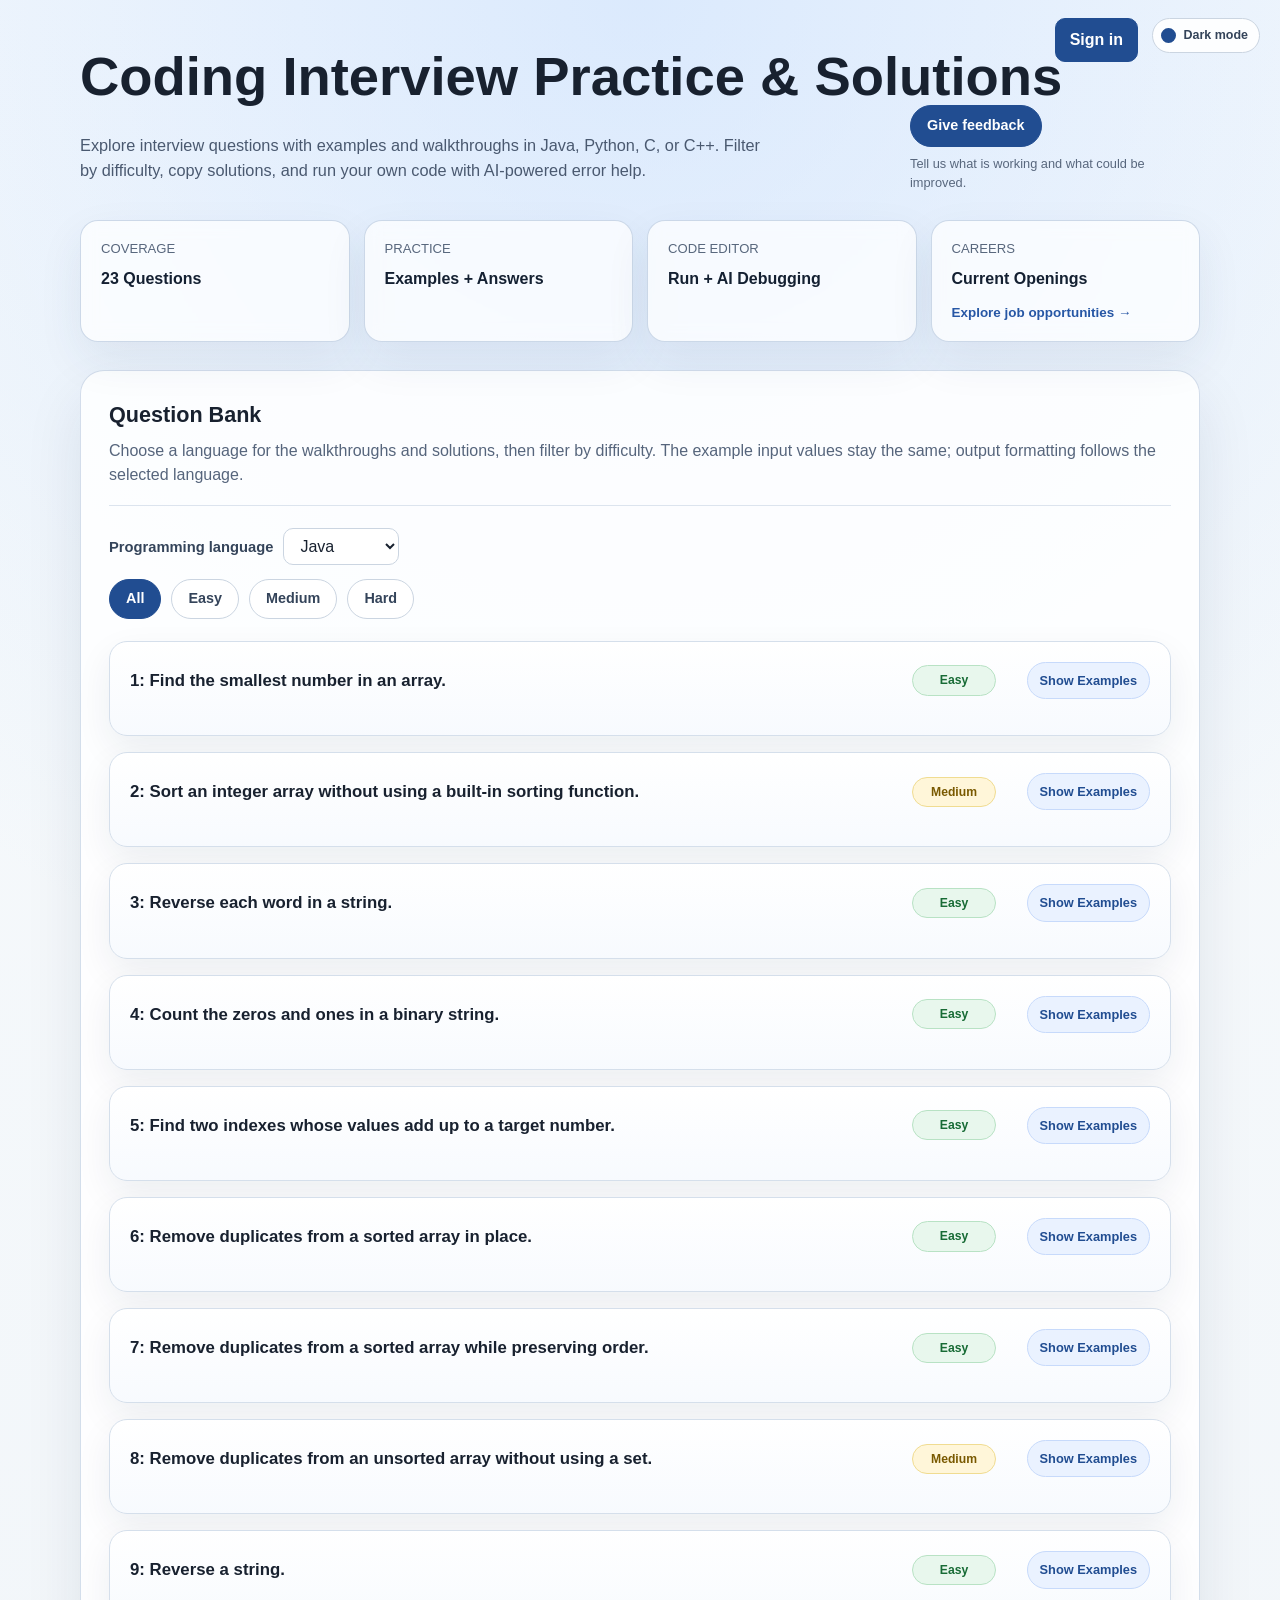
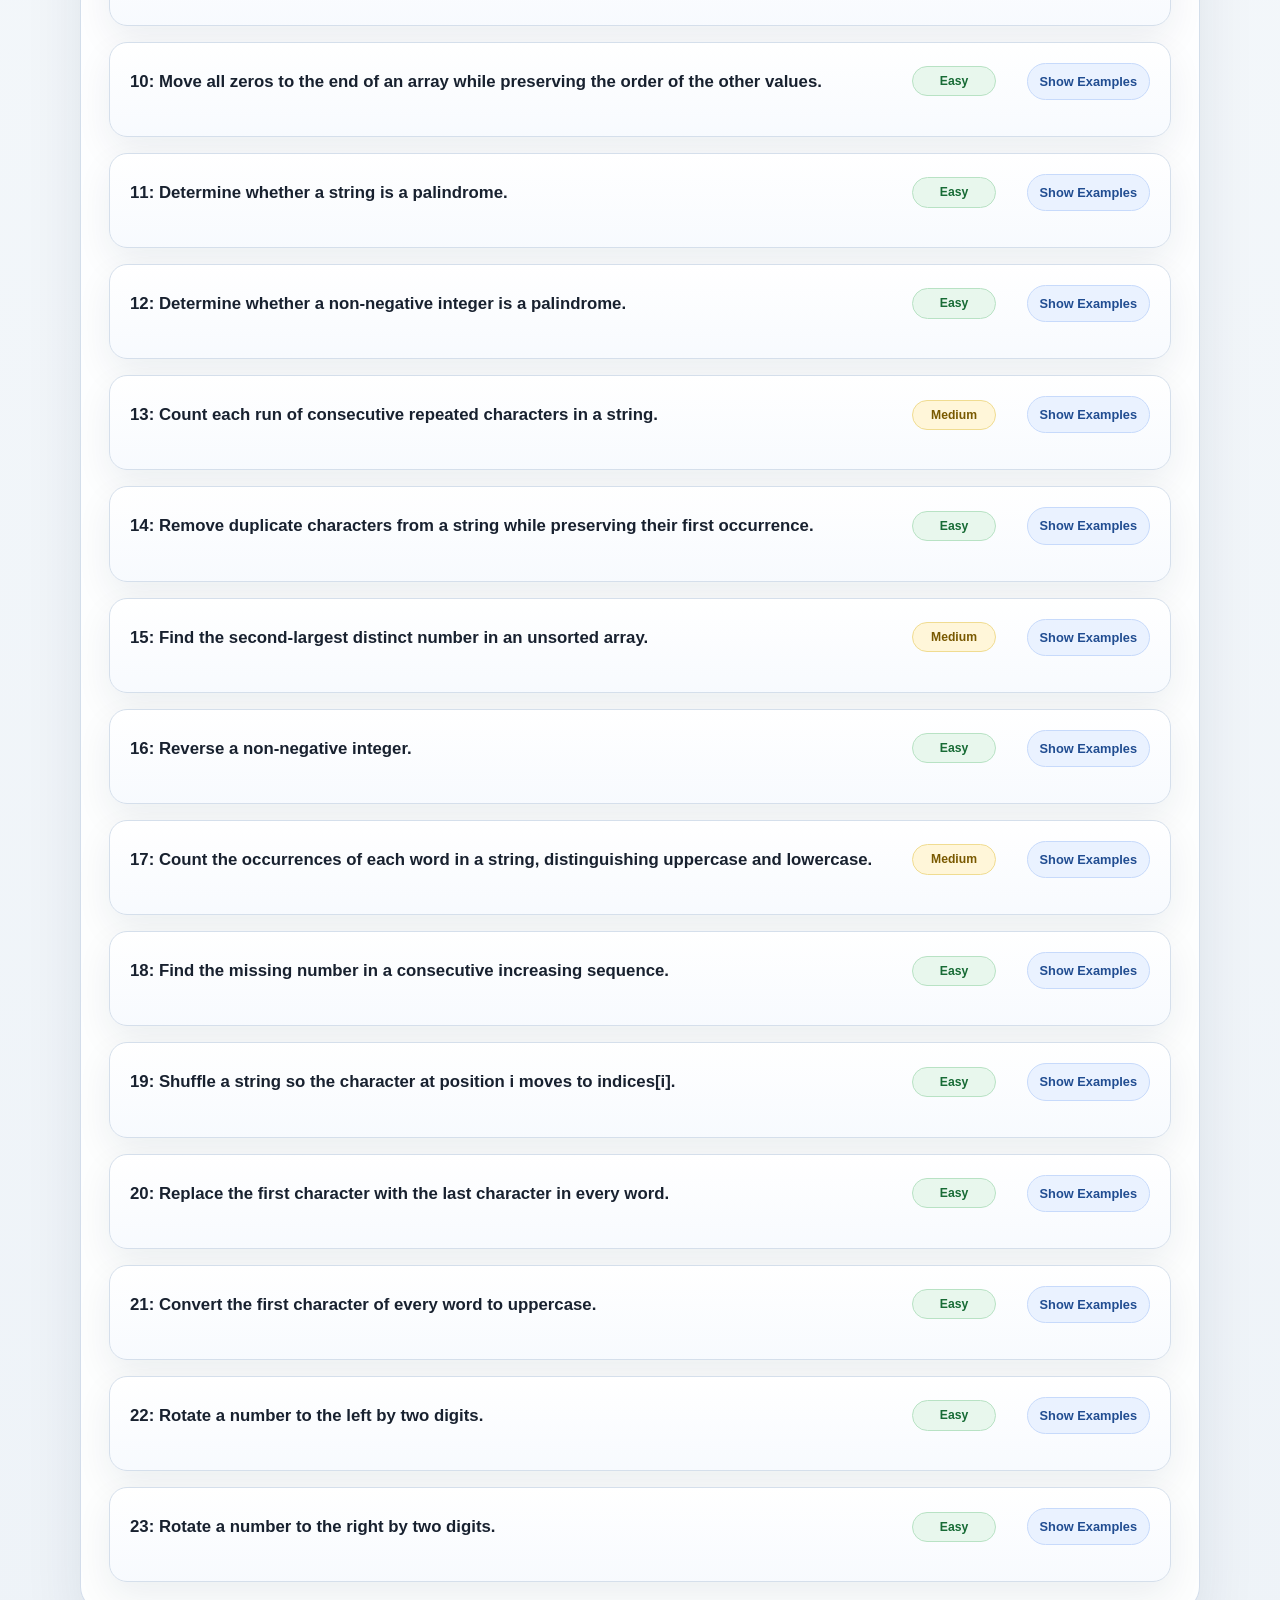
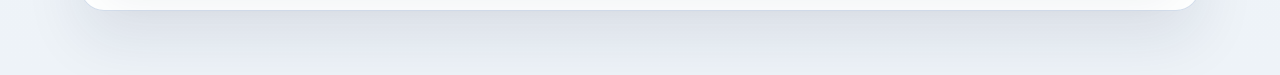
<file: index.html>
<!DOCTYPE html>
<html lang="en">

<head>
    <meta charset="UTF-8" />
    <meta name="viewport" content="width=device-width, initial-scale=1.0" />
    <title>Coding Practice</title>
    <link rel="stylesheet" href="./css/first.css" />
</head>

<body>
    <button class="theme-toggle" id="themeToggle" type="button" aria-label="Switch to dark mode" aria-pressed="false">
        <span class="theme-toggle-indicator" aria-hidden="true"></span>
        <span class="theme-toggle-label">Dark mode</span>
    </button>
    <main class="page-shell">
        <section class="hero">
            <h1>Coding Interview Practice &amp; Solutions</h1>
            <div class="hero-intro-row">
                <p class="hero-copy">
                    Explore interview questions with examples and walkthroughs in Java, Python, C, or C++. Filter by difficulty,
                    copy solutions, and run your own code with AI-powered error help.
                </p>
                <div class="feedback-action">
                    <button class="feedback-button" id="feedbackButton" type="button" aria-haspopup="dialog" aria-controls="feedbackDialog">
                        Give feedback
                    </button>
                    <p class="feedback-status" id="feedbackStatus" role="status">
                        Tell us what is working and what could be improved.
                    </p>
                </div>
            </div>
            <div class="hero-stats">
                <div class="stat-card">
                    <span class="stat-label">Coverage</span>
                    <strong class="stat-value" id="questionCount">0 Questions</strong>
                </div>
                <div class="stat-card">
                    <span class="stat-label">Practice</span>
                    <strong class="stat-value">Examples + Answers</strong>
                </div>
                <div class="stat-card">
                    <span class="stat-label">Code Editor</span>
                    <strong class="stat-value">Run + AI Debugging</strong>
                </div>
                <a class="stat-card stat-card-link" href="./current-openings.html">
                    <span class="stat-label">Careers</span>
                    <strong class="stat-value">Current Openings</strong>
                    <span class="stat-card-link-hint">Explore job opportunities &rarr;</span>
                </a>
            </div>
        </section>

        <button class="sign-in-button" id="signInButton" type="button">Sign in</button>

        <dialog class="auth-dialog" id="authDialog" aria-labelledby="authDialogTitle">
            <div class="auth-dialog-header">
                <div>
                    <p class="auth-eyebrow">Coding Practice</p>
                    <h2 id="authDialogTitle">Sign in</h2>
                </div>
                <button class="auth-close-button" id="authCloseButton" type="button" aria-label="Close sign-in dialog">&times;</button>
            </div>
            <p class="auth-description">Sign in with Google or create an account with your email.</p>
            <div class="auth-status" id="authStatus" role="status" aria-live="polite"></div>

            <section class="auth-methods" id="authMethods" aria-label="Choose a sign-in method">
                <div class="google-sign-in-slot" id="googleSignInButton"></div>
                <p class="auth-setup-note" id="googleSetupNote"></p>
                <div class="auth-divider"><span>or</span></div>
                <button class="auth-secondary-button" id="ownEmailButton" type="button">Sign up with email</button>
            </section>

            <form class="auth-form" id="authEmailForm" hidden novalidate>
                <label class="auth-field" id="authNameField">
                    <span>Full name</span>
                    <input id="authName" name="name" type="text" autocomplete="name" minlength="4" maxlength="100" required>
                    <small>Enter at least 4 characters.</small>
                </label>
                <label class="auth-field">
                    <span>Email address</span>
                    <input id="authEmail" name="email" type="email" autocomplete="email" maxlength="254" required>
                </label>
                <button class="auth-primary-button" id="authEmailSubmit" type="submit">Create account</button>
                <button class="auth-back-button" id="authEmailBack" type="button">Back</button>
            </form>

            <form class="auth-form" id="authCodeForm" hidden>
                <p class="auth-code-help" id="authCodeHelp"></p>
                <label class="auth-field">
                    <span>Verification code</span>
                    <input id="authCode" name="code" type="text" inputmode="numeric" autocomplete="one-time-code" pattern="[0-9]{6}" minlength="6" maxlength="6" required>
                </label>
                <button class="auth-primary-button" type="submit">Verify email and create account</button>
                <button class="auth-back-button" id="authCodeBack" type="button">Back</button>
            </form>

            <section class="auth-signed-in" id="authSignedIn" hidden>
                <p id="authSignedInMessage"></p>
                <button class="auth-secondary-button" id="authSignOutButton" type="button">Sign out</button>
            </section>
            <p class="auth-setup-note" id="authServiceSetupNote"></p>
            <p class="auth-privacy-note">Email signups are verified with a one-time code before the name and email are added to the linked Google Sheet.</p>
        </dialog>
        <iframe class="auth-response-frame" id="authResponseFrame" name="authResponseFrame" title="Sign-in response" aria-hidden="true"></iframe>

        <dialog class="auth-dialog feedback-dialog" id="feedbackDialog" aria-labelledby="feedbackDialogTitle">
            <div class="auth-dialog-header">
                <div>
                    <p class="auth-eyebrow">Coding Practice</p>
                    <h2 id="feedbackDialogTitle">Share your feedback</h2>
                </div>
                <button class="auth-close-button" id="feedbackCloseButton" type="button" aria-label="Close feedback form">&times;</button>
            </div>
            <p class="auth-description" id="feedbackDescription">
                Tell us what is working well and what could be improved.
            </p>
            <div class="auth-status" id="feedbackDialogStatus" role="status" aria-live="polite"></div>

            <form class="auth-form" id="feedbackForm" novalidate>
                <label class="auth-field">
                    <span>Email address</span>
                    <input id="feedbackEmail" name="email" type="email" autocomplete="email" maxlength="254" required>
                </label>
                <label class="auth-field">
                    <span>Your feedback</span>
                    <textarea id="feedbackMessage" name="feedback" rows="5" maxlength="5000" required></textarea>
                </label>
                <button class="auth-primary-button" id="feedbackSubmitButton" type="submit">Submit feedback</button>
                <button class="auth-back-button" id="feedbackCancelButton" type="button">Cancel</button>
            </form>

            <section class="auth-signed-in" id="feedbackSuccess" hidden>
                <p id="feedbackSuccessMessage"></p>
                <button class="auth-secondary-button" id="feedbackDoneButton" type="button">Close</button>
                <button class="auth-back-button" id="feedbackDifferentEmailButton" type="button" hidden>Use a different email</button>
            </section>

            <p class="auth-privacy-note">
                Your response is sent to the site's Google Forms feedback sheet. To prevent duplicate feedback, this browser remembers which email addresses have already submitted.
            </p>
        </dialog>
        <iframe class="auth-response-frame" id="feedbackResponseFrame" name="feedbackResponseFrame" title="Feedback submission" aria-hidden="true"></iframe>

        <section class="content-panel">
            <div class="section-heading">
                <h2>Question Bank</h2>
                <p>Choose a language for the walkthroughs and solutions, then filter by difficulty. The example input values stay the same; output formatting follows the selected language.</p>
            </div>

            <div class="language-selector">
                <label for="questionLanguage">Programming language</label>
                <select id="questionLanguage">
                    <option value="java">Java</option>
                    <option value="python">Python</option>
                    <option value="c">C</option>
                    <option value="cpp">C++</option>
                </select>
            </div>

            <div class="difficulty-filters" role="group" aria-label="Filter questions by difficulty">
                <button class="difficulty-filter is-active" type="button" data-filter="all" aria-pressed="true">All</button>
                <button class="difficulty-filter" type="button" data-filter="easy" aria-pressed="false">Easy</button>
                <button class="difficulty-filter" type="button" data-filter="medium" aria-pressed="false">Medium</button>
                <button class="difficulty-filter" type="button" data-filter="hard" aria-pressed="false">Hard</button>
            </div>

            <dl class="qa-source"><code>
        <dt data-difficulty="easy">Q #1: Find the smallest number in an array.</dt>
        <dt>&nbsp;&nbsp;&nbsp;Input: [9, 3, 4, 2, 7]</dt>
        <dt>&nbsp;&nbsp;&nbsp;Output: 2</dt>
        <dd>
            <pre class="code-block">A: Walkthrough: Start with the first array value as the current minimum. Scan the array, replace the minimum whenever a smaller value is found, then print the final minimum.

class SmallestNumberInAnArray {
    public static void main(String[] args) {
        int [] num = {9,3,4,2,7};
        int len = num.length;
        int tem = num[0];
        for(int i=0; i &lt; len; i++){
            if(num[i] &lt; tem){
                tem=num[i];
            }
        }
        System.out.println("Smallest number in an array - "+tem);
    }
}</pre>
        </dd>

        <dt data-difficulty="medium">Q #2: Sort an integer array without using a built-in sorting function.</dt>
        <dt>&nbsp;&nbsp;&nbsp;Input: [9, 3, 4, 2, 7]</dt>
        <dt>&nbsp;&nbsp;&nbsp;Output: 2,3,4,7,9</dt>
        <dd>
            <pre class="code-block">A: Walkthrough: For each array position, compare its value with every value to its right. Swap whenever a smaller value is found; after all passes, print the values in ascending order.

class SortInteger {
    public static void main(String[] args) {
        int[] num = {9,3,4,2,7};
        int len = num.length;
        int temp = 0;
        for (int i = 0; i &lt; len-1; i++) {
            for (int j = i + 1; j &lt; len; j++) {
                if (num[i] > num[j]) {
                    temp = num[i];
                    num[i] = num[j];
                    num[j] = temp;
                    }
                }
            }
        for (int n: num)
            System.out.print(n + " ");
        }
    }</pre>
        </dd>

        <dt data-difficulty="easy">Q #3: Reverse each word in a string.</dt>
        <dt>&nbsp;&nbsp;&nbsp;Input : My name is abc</dt>
        <dt>&nbsp;&nbsp;&nbsp;Output: yM eman si cba</dt>
        <dd>
            <pre class="code-block">A #1: Walkthrough: Split the input at spaces, reverse each word with a StringBuilder, and print the reversed words in their original order.

class ReverseString {
    public static void main(String[] args) {
        String value ="My name is abc";
        String [] split = value.split(" ");
        for(int i=0;i&lt;split.length;i++){
            StringBuilder sb = new StringBuilder(split[i]);
            sb.reverse().append(" ");
            System.out.print(sb);
        }
    }
}</pre>
        </dd>

        <dd>
            <pre class="code-block">A #2: Walkthrough: Split the input into words, turn each word into a character array, and print its characters from the last index to the first. A space is printed after each reversed word.

class ReverseString {
    public static void main(String[] args) {
        String value ="My name is abc";
        String [] split = value.split(" ");
        for(int i=0;i&lt;split.length;i++){
            char [] ch = split[i].toCharArray();
            int len = ch.length;
            for(int j=len-1;j>=0;j--){
                System.out.print(ch[j]);
            }
            System.out.print(" ");
        }
    }
}</pre>
        </dd>

        <dt data-difficulty="easy">Q #4: Count the zeros and ones in a binary string.</dt>
        <dt>&nbsp;&nbsp;&nbsp;Input: "101010"</dt>
        <dt>&nbsp;&nbsp;&nbsp;Output: zeros - 3, ones - 3</dt>
        <dd>
            <pre class="code-block">A: Walkthrough: Convert the string to characters and inspect each digit. Increment the zero or one counter as appropriate, then print both totals; this expects a string containing only 0s and 1s.

class CountNumberOfOnesZeros {
    private static int ones;
    private static int zeros;
    public static void main(String[] args) {
        String value="101010";
        char [] ch = value.toCharArray();
        for(int i=0;i&lt;ch.length;i++){
            int num = Integer.parseInt(String.valueOf(ch[i]));
            if(num == 0) {
                zeros++;
            }else{
                ones++;
            }
        }
        System.out.println("zeros "+zeros);
        System.out.println("ones "+ones);
    }
}</pre>
        </dd>

        <dt data-difficulty="easy">Q #5: Find two indexes whose values add up to a target number.</dt>
        <dt>&nbsp;&nbsp;&nbsp;Input &nbsp;#1: nums = [2,7,11,15], target = 9</dt>
        <dt>&nbsp;&nbsp;&nbsp;Output #1: [0, 1]</dt>
        <dt>&nbsp;&nbsp;&nbsp;Input &nbsp;#2: nums = [3,2,4], target = 6</dt>
        <dt>&nbsp;&nbsp;&nbsp;Output #2: [1,2]</dt>
        <dd>
            <pre class="code-block">A: Walkthrough: Try every pair of distinct indices with nested loops. Return the first pair whose values sum to the target; return [-1, -1] if no pair matches.

class ArrayOfTwoIndex{
    public static int[] indexOf(int [] nums, int target){
        int len = nums.length;
        for(int i=0;i&lt;len;i++){
            for(int j=i+1;j&lt;len;j++){
                if(nums[i]+nums[j]==target){
                return new int[]{i,j};
                }
            }
        }
    return new int[]{-1,-1};
}
    public static void main(String[] args) {
        int [] nums = {2,7,11,15};
        int target = 9;
        System.out.println(java.util.Arrays.toString(indexOf(nums, target)));
    }
}</pre>
        </dd>

        <dt data-difficulty="easy">Q #6: Remove duplicates from a sorted array in place.</dt>
        <dt>&nbsp;&nbsp;&nbsp;Input: [1, 2, 2, 2, 3, 5]</dt>
        <dt>&nbsp;&nbsp;&nbsp;Output: [1, 2, 3, 5]</dt>
        <dd>
            <pre class="code-block">A: Walkthrough: Because the array is sorted, duplicates are adjacent. Copy each new value into the next position in the same array, track the unique count, then print only the compacted prefix.

import java.util.Arrays;
class RemoveDuplicatesFromSortedArray {
    public static void main(String[] args) {
        int[] nums = {1, 2, 2, 2, 3, 5};
        int uniqueCount = 0;
        for (int num : nums) {
            if (uniqueCount == 0 || nums[uniqueCount - 1] != num) {
                nums[uniqueCount++] = num;
            }
        }
        System.out.println(Arrays.toString(Arrays.copyOf(nums, uniqueCount)));
    }
}</pre>
        </dd>

        <dt data-difficulty="easy">Q #7: Remove duplicates from a sorted array while preserving order.</dt>
        <dt>&nbsp;&nbsp;&nbsp;Input: [1, 2, 2, 2, 3, 5]</dt>
        <dt>&nbsp;&nbsp;&nbsp;Output: [1, 2, 3, 5]</dt>
        <dd>
            <pre class="code-block">A: Walkthrough: Add each value to a LinkedHashSet. The set removes duplicates while retaining the order in which each distinct value first appeared.

import java.util.LinkedHashSet;
import java.util.Set;

class RemoveDuplicatesWithCollection {
    public static void main(String[] args) {
        int[] nums = {1, 2, 2, 2, 3, 5};
        Set&lt;Integer&gt; uniqueNumbers = new LinkedHashSet&lt;&gt;();
        for (int num : nums) {
            uniqueNumbers.add(num);
        }
        System.out.println(uniqueNumbers);
    }
}</pre>
        </dd>

        <dt data-difficulty="medium">Q #8: Remove duplicates from an unsorted array without using a set.</dt>
        <dt>&nbsp;&nbsp;&nbsp;Input: [3, 1, 3, 2, 1]</dt>
        <dt>&nbsp;&nbsp;&nbsp;Output: [3, 1, 2]</dt>
        <dd>
            <pre class="code-block">A: Walkthrough: Keep distinct values in a separate array. For each input value, scan the values already collected and append it only if it has not appeared before; print the populated prefix.

import java.util.Arrays;
class RemoveDuplicatesFromUnsortedArray {
    public static void main(String[] args) {
        int[] nums = {3, 1, 3, 2, 1};
        int[] uniqueNumbers = new int[nums.length];
        int uniqueCount = 0;

        for (int num : nums) {
            boolean alreadyPresent = false;
            for (int i = 0; i &lt; uniqueCount; i++) {
                if (uniqueNumbers[i] == num) {
                    alreadyPresent = true;
                    break;
                }
            }
            if (!alreadyPresent) {
                uniqueNumbers[uniqueCount++] = num;
            }
        }
        System.out.println(Arrays.toString(Arrays.copyOf(uniqueNumbers, uniqueCount)));
    }
}</pre>
        </dd>

        <dt data-difficulty="easy">Q #9: Reverse a string.</dt>
        <dt>&nbsp;&nbsp;&nbsp;Input: "apple"</dt>
        <dt>&nbsp;&nbsp;&nbsp;Output: elppa</dt>
        <dd>
            <pre class="code-block">A: Walkthrough: Start at the last character and move backward to index zero, printing each character to produce the reversed string.

class ReverseTheString{
    public static void main(String[] args) {
        String value ="apple";
        for(int i=value.length()-1;i>=0;i--){
            System.out.print(value.charAt(i));
        }
    }
}</pre>
        </dd>

        <dt data-difficulty="easy">Q #10: Move all zeros to the end of an array while preserving the order of the other values.</dt>
        <dt>&nbsp;&nbsp;&nbsp;Input: [0, 1, 0, 3, 12]</dt>
        <dt>&nbsp;&nbsp;&nbsp;Output: [1, 3, 12, 0, 0]</dt>
        <dd>
            <pre class="code-block">A: Walkthrough: Copy every nonzero value forward while preserving its order. Once they are gathered at the beginning, fill the remaining array positions with zeros.

import java.util.Arrays;
class MoveAllZerosToEndOfArray {
    public static void main(String[] args) {
        int[] num = {0, 1, 0, 3, 12};
        int nextNonZero = 0;
        for (int value : num) {
            if (value != 0) {
                num[nextNonZero++] = value;
            }
        }
        while (nextNonZero &lt; num.length) {
            num[nextNonZero++] = 0;
        }
        System.out.println(Arrays.toString(num));
    }
}</pre>
        </dd>

        <dt data-difficulty="easy">Q #11: Determine whether a string is a palindrome.</dt>
        <dt>&nbsp;&nbsp;&nbsp;Input: "madam"</dt>
        <dt>&nbsp;&nbsp;&nbsp;Output: String is palindrome</dt>
        <dd>
            <pre class="code-block">A: Walkthrough: Compare each character with its mirrored character at the opposite end of the string. If any pair differs, mark the string as not a palindrome; otherwise it reads the same in both directions.

class StringPalindrom {
    public static void main(String[] args) {
        String value = "madam";
        int length=value.length();
        boolean isPalindrome=true;
        for(int i=0;i&lt;length;i++){
            if(value.charAt(i)!=value.charAt(length-1-i)){
            isPalindrome=false;
        }
    }
    String result = isPalindrome? value+" string is palindrome" : value+" string is not palidrome";
    System.out.println(result);
    }
}</pre>
        </dd>

        <dt data-difficulty="easy">Q #12: Determine whether a non-negative integer is a palindrome.</dt>
        <dt>&nbsp;&nbsp;&nbsp;Input: 151</dt>
        <dt>&nbsp;&nbsp;&nbsp;Output: Integer is palindrome</dt>
        <dd>
            <pre class="code-block">A: Walkthrough: Build the reversed number one digit at a time using the remainder (% 10), then remove the last digit from the input by dividing by 10. Compare the reversed value with the original; this example uses a non-negative integer.

class IntegerPalindrom {
    public static void main(String[] args) {
        int num = 151;
        int actualValue=0;
        int expctedValue=num;
        while (num>0){
            actualValue=(actualValue*10)+num%10;
            num=num/10;
        }
        String result = actualValue==expctedValue? "Its paliandrome" : "Its not a paliandrome";
        System.out.print(result);
    }
}</pre>
        </dd>

        <dt data-difficulty="medium">Q #13: Count each run of consecutive repeated characters in a string.</dt>
        <dt>&nbsp;&nbsp;&nbsp;Input: "AABBCABCGG"</dt>
        <dt>&nbsp;&nbsp;&nbsp;Output: A:2 B:2 C:1 A:1 B:1 C:1 G:2</dt>
        <dd>
            <pre class="code-block">A: Walkthrough: At each index, remember the current character and count how many identical characters appear consecutively. Print that character and run length, then continue at the next run.

class CountConsecutiveCharacters {
    public static void main(String[] args) {
        String str = "AABBCABCGG";
        int index = 0;
        while (index &lt; str.length()) {
            char current = str.charAt(index);
            int count = 0;
            while (index &lt; str.length() &amp;&amp; str.charAt(index) == current) {
                count++;
                index++;
            }
            System.out.print(current + ":" + count + " ");
        }
    }
}</pre>
        </dd>

        <dt data-difficulty="easy">Q #14: Remove duplicate characters from a string while preserving their first occurrence.</dt>
        <dt>&nbsp;&nbsp;&nbsp;Input: "apple"</dt>
        <dt>&nbsp;&nbsp;&nbsp;Output: aple</dt>
        <dd>
            <pre class="code-block">A: Walkthrough: Scan the string from left to right and append a character only if it is not already in the result. This removes later duplicates while preserving each character’s first occurrence.

class RemoveDuplicateCharacters {
    public static void main(String[] args) {
        String value = "apple";
        StringBuilder result = new StringBuilder();
        for (int i = 0; i &lt; value.length(); i++) {
            char current = value.charAt(i);
            if (result.indexOf(String.valueOf(current)) == -1) {
                result.append(current);
            }
        }
        System.out.println(result);
    }
}</pre>
        </dd>

        <dt data-difficulty="medium">Q #15: Find the second-largest distinct number in an unsorted array.</dt>
        <dt>&nbsp;&nbsp;&nbsp;Input: [3, 2, 5, 1, 6]</dt>
        <dt>&nbsp;&nbsp;&nbsp;Output: 5</dt>
        <dd>
            <pre class="code-block">A: Walkthrough: Track the largest and second-largest distinct values in one pass. When a new maximum appears, move the old maximum into second place; otherwise update second place if the value is distinct and larger.

class SecondLargestArray {
    public static void main(String[] args) {
        int[] num = {3, 2, 5, 1, 6};
        Integer largest = null;
        Integer secondLargest = null;

        for (int value : num) {
            if (largest == null || value &gt; largest) {
                secondLargest = largest;
                largest = value;
            } else if (value != largest
                    &amp;&amp; (secondLargest == null || value &gt; secondLargest)) {
                secondLargest = value;
            }
        }
        if (secondLargest == null) {
            System.out.println("No second-largest distinct value");
        } else {
            System.out.println(secondLargest);
        }
    }
}</pre>
        </dd>

        <dt data-difficulty="easy">Q #16: Reverse a non-negative integer.</dt>
        <dt>&nbsp;&nbsp;&nbsp;Input: 456</dt>
        <dt>&nbsp;&nbsp;&nbsp;Output: 654</dt>
        <dd>
            <pre class="code-block">A: Walkthrough: Repeatedly take the last digit with % 10 and append it to the reversed number, then discard that digit by dividing by 10. The example assumes a non-negative integer.

class ReverseInteger {
    public static void main(String[] args) {
        int num = 456;
        int temp=0;
        while(num>0){
            temp=(temp*10)+num%10;
            num=num/10;
        }
        System.out.println(temp);
    }
}</pre>
        </dd>

        <dt data-difficulty="medium">Q #17: Count the occurrences of each word in a string, distinguishing uppercase and lowercase.</dt>
        <dt>&nbsp;&nbsp;&nbsp;Input: "This this is is done by Saket Saket is Saket"</dt>
        <dt>&nbsp;&nbsp;&nbsp;Output: {This=1, this=1, is=3, done=1, by=1, Saket=3}</dt>
        <dd>
            <pre class="code-block">A: Walkthrough: Trim the input and split it into words on whitespace. For each word, increment its count in a LinkedHashMap, which keeps first-seen order and treats differently cased words separately.

import java.util.LinkedHashMap;

class NumberOfWordsInString {
    public static void main(String[] args) {
        String str = "This this is is done by Saket Saket is Saket";
        String[] split = str.trim().split("\\s+");
        LinkedHashMap<String, Integer> hashMap = new LinkedHashMap<>();
        for (String word : split) {
            hashMap.put(word, hashMap.getOrDefault(word, 0) + 1);
        }
        System.out.println(hashMap);
    }
}</pre>
        </dd>

        <dt data-difficulty="easy">Q #18: Find the missing number in a consecutive increasing sequence.</dt>
        <dt>&nbsp;&nbsp;&nbsp;Input : 1,2,3,4,6,7,8</dt>
        <dt>&nbsp;&nbsp;&nbsp;Output: 5</dt>
        <dd>
            <pre class="code-block">A: Walkthrough: Compare each number with the next one. When the difference is not 1, print the value immediately after the current number and stop.

class MissingSequenceNumber {
    public static void main(String[] args) {
        int [] num ={1,2,3,4,6,7,8};
        for (int i = 0; i &lt; num.length - 1; i++) {
            if (num[i + 1] - num[i] != 1) {
                System.out.println(num[i] + 1);
                break;
            }
        }
    }
}</pre>
        </dd>

        <dt data-difficulty="easy">Q #19: Shuffle a string so the character at position i moves to indices[i].</dt>
        <dt>Example :1</dt>
        <dt>&nbsp;&nbsp;&nbsp;Input : s= "codeleet", indices=[4,5,6,7,0,2,1,3]</dt>
        <dt>&nbsp;&nbsp;&nbsp;Output: leetcode</dt>

        <dt>Example :2</dt>
        <dt>&nbsp;&nbsp;&nbsp;Input : s= "abc", indices=[0,1,2]</dt>
        <dt>&nbsp;&nbsp;&nbsp;Output: abc</dt>
        <dd>
            <pre class="code-block">A: Walkthrough: Create a character array for the output. For each input position i, place that character at indices[i], then convert the filled array back into a string.

class ShufflingString {
    public static String shuffleString(String s, int[] indices) {
        char[] shuffled = new char[s.length()];
        for (int i = 0; i &lt; s.length(); i++) {
            shuffled[indices[i]] = s.charAt(i);
        }
        return new String(shuffled);
    }

    public static void main(String[] args) {
        String s = "codeleet";
        int[] indices = {4, 5, 6, 7, 0, 2, 1, 3};
        System.out.println(shuffleString(s, indices));
    }
}</pre>
        </dd>

        <dt data-difficulty="easy">Q #20: Replace the first character with the last character in every word.</dt>
        <dt>&nbsp;&nbsp;&nbsp;Input: "hello world Java"</dt>
        <dt>&nbsp;&nbsp;&nbsp;Output: "oellh dorlw aavJ"</dt>
        <dd>
            <pre class="code-block">A: Walkthrough: Split the string into words, then swap the first and last characters of each word. Words with one character remain unchanged, and spaces between words are preserved.

class ReplaceFirstAndLastCharacter {
    public static String replaceFirstAndLast(String text) {
        String[] words = text.split(" ", -1);
        StringBuilder result = new StringBuilder();

        for (int wordIndex = 0; wordIndex &lt; words.length; wordIndex++) {
            char[] characters = words[wordIndex].toCharArray();
            if (characters.length &gt; 1) {
                char first = characters[0];
                characters[0] = characters[characters.length - 1];
                characters[characters.length - 1] = first;
            }

            if (wordIndex &gt; 0) {
                result.append(' ');
            }
            result.append(characters);
        }

        return result.toString();
    }

    public static void main(String[] args) {
        String input = "hello world Java";
        System.out.println(replaceFirstAndLast(input));
    }
}</pre>
        </dd>

        <dt data-difficulty="easy">Q #21: Convert the first character of every word to uppercase.</dt>
        <dt>&nbsp;&nbsp;&nbsp;Input: "java programming is fun"</dt>
        <dt>&nbsp;&nbsp;&nbsp;Output: "Java Programming Is Fun"</dt>
        <dd>
            <pre class="code-block">A: Walkthrough: Walk through the string once. Convert a character to uppercase when it is the first character or follows a space; append every other character unchanged so the original spaces are retained.

class CapitalizeFirstCharacterOfEveryWord {
    public static String capitalizeWords(String text) {
        StringBuilder result = new StringBuilder(text.length());

        for (int i = 0; i &lt; text.length(); i++) {
            char current = text.charAt(i);
            if (i == 0 || text.charAt(i - 1) == ' ') {
                result.append(Character.toUpperCase(current));
            } else {
                result.append(current);
            }
        }

        return result.toString();
    }

    public static void main(String[] args) {
        String input = "java programming is fun";
        System.out.println(capitalizeWords(input));
    }
}</pre>
        </dd>

    <dt data-difficulty="easy">Q #22: Rotate a number to the left by two digits.</dt>
    <dt>&nbsp;&nbsp;&nbsp;Input: 123456</dt>
    <dt>&nbsp;&nbsp;&nbsp;Output: 345612</dt>
    <dd>
        <pre class="code-block">A: Walkthrough: Count the digits, then extract them from right to left into an integer array so they are stored in their original order. Print from index two to the end, followed by the first two digits. This handles nonnegative integers and rotates by two positions, or fewer when the number has fewer than two digits.

class RotateNumberLeft {
    public static void main(String[] args) {
    int number = 123456;
    int temp = number;
    int digitCount = 0;

    do {
        digitCount++;
        temp /= 10;
    } while (temp &gt; 0);

    int[] digits = new int[digitCount];
    temp = number;
    for (int i = digitCount - 1; i &gt;= 0; i--) {
        digits[i] = temp % 10;
        temp /= 10;
    }

    int rotation = 2 % digitCount;
    for (int i = rotation; i &lt; digitCount; i++) {
        System.out.print(digits[i]);
    }
    for (int i = 0; i &lt; rotation; i++) {
        System.out.print(digits[i]);
    }
    System.out.println();
    }
}</pre>
    </dd>

    <dt data-difficulty="easy">Q #23: Rotate a number to the right by two digits.</dt>
    <dt>&nbsp;&nbsp;&nbsp;Input: 123456</dt>
    <dt>&nbsp;&nbsp;&nbsp;Output: 561234</dt>
    <dd>
        <pre class="code-block">A: Walkthrough: Count the digits, then extract them from right to left into an integer array so they are stored in their original order. Print the final two digits first, followed by the remaining digits. This handles nonnegative integers and rotates by two positions, or fewer when the number has fewer than two digits.

class RotateNumberRight {
    public static void main(String[] args) {
    int number = 123456;
    int temp = number;
    int digitCount = 0;

    do {
        digitCount++;
        temp /= 10;
    } while (temp &gt; 0);

    int[] digits = new int[digitCount];
    temp = number;
    for (int i = digitCount - 1; i &gt;= 0; i--) {
        digits[i] = temp % 10;
        temp /= 10;
    }

    int rotation = 2 % digitCount;
    int splitIndex = digitCount - rotation;
    for (int i = splitIndex; i &lt; digitCount; i++) {
        System.out.print(digits[i]);
    }
    for (int i = 0; i &lt; splitIndex; i++) {
        System.out.print(digits[i]);
    }
    System.out.println();
    }
}</pre>
    </dd>

    </code>
            </dl>
        </section>
    </main>
    <script src="./solutions.js"></script>
    <script src="./auth-config.js"></script>
    <script>
    var feedbackConfig = {
        formUrl:
            "https://docs.google.com/forms/d/e/1FAIpQLSfLxqQSOz8g5cc5efIjETtr7b7lC63SkSMQTJYyWmVIh9kgYg/viewform",
        formResponseUrl:
            "https://docs.google.com/forms/d/e/1FAIpQLSfLxqQSOz8g5cc5efIjETtr7b7lC63SkSMQTJYyWmVIh9kgYg/formResponse",
        emailEntry: "entry.2001320293",
        feedbackEntry: "entry.496284840",
        storageKey: "coding-practice-feedback-submissions",
        lastEmailKey: "coding-practice-feedback-email",
        maxFeedbackLength: 5000,
        timeoutMs: 30000
    };

    var feedbackState = {
        submitting: false,
        responseTimer: 0,
        submittedEmails: {}
    };

    function validateFeedbackConfig() {
        var formUrl = new URL(feedbackConfig.formUrl);
        if (
            formUrl.protocol !== "https:" ||
            !(
                formUrl.hostname === "docs.google.com" &&
                formUrl.pathname.indexOf("/forms/") === 0
            ) &&
            formUrl.hostname !== "forms.gle"
        ) {
            throw new Error("Feedback URL must be a public Google Forms responder link.");
        }

        var responseUrl = new URL(feedbackConfig.formResponseUrl);
        if (
            responseUrl.protocol !== "https:" ||
            responseUrl.hostname !== "docs.google.com" ||
            !/^\/forms\/d\/e\/[^/]+\/formResponse$/.test(responseUrl.pathname)
        ) {
            throw new Error("Feedback response URL must be a Google Forms formResponse link.");
        }
    }

    function initializeFeedbackForm() {
        var feedbackButton = document.getElementById("feedbackButton");
        var feedbackStatus = document.getElementById("feedbackStatus");
        var dialog = document.getElementById("feedbackDialog");
        var form = document.getElementById("feedbackForm");
        var description = document.getElementById("feedbackDescription");
        var status = document.getElementById("feedbackDialogStatus");
        var emailInput = document.getElementById("feedbackEmail");
        var messageInput = document.getElementById("feedbackMessage");
        var submitButton = document.getElementById("feedbackSubmitButton");
        var responseFrame = document.getElementById("feedbackResponseFrame");
        var successSection = document.getElementById("feedbackSuccess");
        var successMessage = document.getElementById("feedbackSuccessMessage");
        var differentEmailButton = document.getElementById("feedbackDifferentEmailButton");
        var doneButton = document.getElementById("feedbackDoneButton");

        try {
            validateFeedbackConfig();
        } catch (error) {
            feedbackButton.disabled = true;
            feedbackStatus.textContent = "Feedback is temporarily unavailable.";
            console.error("Unable to configure the feedback form.", error);
            return;
        }

        function setStatus(message, state) {
            status.textContent = message;
            if (state) {
                status.dataset.state = state;
            } else {
                delete status.dataset.state;
            }
        }

        function showFormView() {
            form.hidden = false;
            successSection.hidden = true;
            description.hidden = false;
            differentEmailButton.hidden = true;
            document.getElementById("feedbackDialogTitle").textContent = "Share your feedback";
            setStatus("", "");
        }

        function showSuccessView(title, message, allowDifferentEmail) {
            form.hidden = true;
            successSection.hidden = false;
            description.hidden = true;
            differentEmailButton.hidden = !allowDifferentEmail;
            document.getElementById("feedbackDialogTitle").textContent = title;
            successMessage.textContent = message;
            setStatus("", "");
        }

        function readFeedbackHistory() {
            var history = {};
            try {
                var raw = window.localStorage.getItem(feedbackConfig.storageKey);
                if (raw) {
                    var parsed = JSON.parse(raw);
                    if (parsed && typeof parsed === "object" && !Array.isArray(parsed)) {
                        history = parsed;
                    }
                }
            } catch (error) {
                console.error("Unable to read saved feedback history.", error);
            }
            return history;
        }

        function getLastFeedbackEmail() {
            try {
                return window.localStorage.getItem(feedbackConfig.lastEmailKey) || "";
            } catch (error) {
                console.error("Unable to read the last feedback email.", error);
                return "";
            }
        }

        function hasFeedback(email) {
            return Boolean(feedbackState.submittedEmails[email]) ||
                Object.prototype.hasOwnProperty.call(readFeedbackHistory(), email);
        }

        function rememberFeedback(email) {
            feedbackState.submittedEmails[email] = true;
            var history = readFeedbackHistory();
            history[email] = { submittedAt: new Date().toISOString() };
            try {
                window.localStorage.setItem(
                    feedbackConfig.storageKey,
                    JSON.stringify(history)
                );
                window.localStorage.setItem(feedbackConfig.lastEmailKey, email);
            } catch (error) {
                console.error("Unable to save feedback history.", error);
            }
        }

        function openFeedbackDialog() {
            if (dialog.open) {
                return;
            }
            if (feedbackState.submitting) {
                dialog.showModal();
                return;
            }

            var accountEmail = authState.user && authState.user.email
                ? String(authState.user.email).trim().toLowerCase()
                : "";
            var email = accountEmail || getLastFeedbackEmail();
            if (email) {
                emailInput.value = email;
            }

            if (email && hasFeedback(email)) {
                showSuccessView(
                    "Feedback already given",
                    "You have already given feedback with " + email + ". Thank you!",
                    true
                );
            } else {
                showFormView();
            }

            dialog.showModal();
            window.setTimeout(function () {
                if (!form.hidden) {
                    if (emailInput.value) {
                        messageInput.focus();
                    } else {
                        emailInput.focus();
                    }
                } else if (dialog.open) {
                    doneButton.focus();
                }
            }, 50);
        }

        function useDifferentEmail() {
            emailInput.value = "";
            messageInput.value = "";
            showFormView();
            emailInput.focus();
        }

        function finishSubmission() {
            window.clearTimeout(feedbackState.responseTimer);
            feedbackState.responseTimer = 0;
            feedbackState.submitting = false;
            submitButton.disabled = false;
            submitButton.textContent = "Submit feedback";
        }

        function handleSubmit(event) {
            event.preventDefault();
            if (feedbackState.submitting) {
                return;
            }

            var email = emailInput.value.trim().toLowerCase();
            var message = messageInput.value.trim();
            if (!/^[^\s@]+@[^\s@]+\.[^\s@]+$/.test(email) || email.length > 254) {
                setStatus("Enter a valid email address.", "error");
                emailInput.focus();
                return;
            }
            if (!message) {
                setStatus("Please enter your feedback.", "error");
                messageInput.focus();
                return;
            }
            if (message.length > feedbackConfig.maxFeedbackLength) {
                setStatus(
                    "Feedback must be " + feedbackConfig.maxFeedbackLength +
                    " characters or fewer.",
                    "error"
                );
                messageInput.focus();
                return;
            }
            if (hasFeedback(email)) {
                setStatus(
                    "You have already given feedback with this email address.",
                    "error"
                );
                return;
            }

            feedbackState.submitting = true;
            setStatus("Sending your feedback…", "");
            submitButton.disabled = true;
            submitButton.textContent = "Sending feedback…";

            function handleResponse() {
                if (!feedbackState.submitting) {
                    return;
                }
                finishSubmission();
                rememberFeedback(email);
                showSuccessView(
                    "Feedback received",
                    "Thank you! Your feedback has been given successfully.",
                    false
                );
                feedbackStatus.textContent = "Feedback given successfully. Thank you!";
                if (dialog.open) {
                    doneButton.focus();
                }
            }

            responseFrame.addEventListener("load", handleResponse, { once: true });
            feedbackState.responseTimer = window.setTimeout(function () {
                if (!feedbackState.submitting) {
                    return;
                }
                finishSubmission();
                responseFrame.removeEventListener("load", handleResponse);
                setStatus(
                    "We could not confirm that your feedback was sent. Check your connection and try again.",
                    "error"
                );
            }, feedbackConfig.timeoutMs);

            var googleForm = document.createElement("form");
            googleForm.method = "POST";
            googleForm.action = feedbackConfig.formResponseUrl;
            googleForm.target = "feedbackResponseFrame";
            googleForm.acceptCharset = "UTF-8";
            googleForm.hidden = true;

            var fields = {};
            fields[feedbackConfig.emailEntry] = email;
            fields[feedbackConfig.feedbackEntry] = message;
            Object.keys(fields).forEach(function (name) {
                var input = document.createElement("input");
                input.type = "hidden";
                input.name = name;
                input.value = fields[name];
                googleForm.appendChild(input);
            });

            document.body.appendChild(googleForm);
            googleForm.submit();
            window.setTimeout(function () {
                googleForm.remove();
            }, 1000);
        }

        feedbackButton.addEventListener("click", openFeedbackDialog);
        document.getElementById("feedbackCloseButton").addEventListener("click", function () {
            dialog.close();
        });
        document.getElementById("feedbackCancelButton").addEventListener("click", function () {
            dialog.close();
        });
        doneButton.addEventListener("click", function () {
            dialog.close();
        });
        differentEmailButton.addEventListener("click", useDifferentEmail);
        dialog.addEventListener("click", function (event) {
            if (event.target === dialog) {
                dialog.close();
            }
        });
        form.addEventListener("submit", handleSubmit);
    }

    var authState = {
        mode: "signin",
        email: "",
        pendingRequestId: "",
        pendingTimeout: 0,
        user: null,
        googleNonce: "",
        googleLoading: false,
        googleInitialized: false
    };

    function setAuthStatus(message, state) {
        var status = document.getElementById("authStatus");
        status.textContent = message;
        if (state) {
            status.dataset.state = state;
        } else {
            delete status.dataset.state;
        }
    }

    function showAuthView(view) {
        ["authMethods", "authEmailForm", "authCodeForm", "authSignedIn"]
            .forEach(function (id) {
                document.getElementById(id).hidden = id !== view;
            });
    }

    function getAuthBackendUrl() {
        var configuredUrl = window.codingPracticeAuthConfig &&
            window.codingPracticeAuthConfig.appsScriptUrl;
        if (!configuredUrl) {
            return "";
        }

        var backendUrl = new URL(configuredUrl);
        if (
            backendUrl.protocol !== "https:" ||
            backendUrl.hostname !== "script.google.com" ||
            !/^\/macros\/s\/[^/]+\/exec$/.test(backendUrl.pathname)
        ) {
            throw new Error("The sign-in service URL is not a valid deployed Google Apps Script web app URL.");
        }
        return backendUrl.toString();
    }

    function resetAuthResponseFrame() {
        var frame = document.getElementById("authResponseFrame");
        if (!frame) {
            return;
        }
        var freshFrame = frame.cloneNode(false);
        frame.replaceWith(freshFrame);
    }

    function submitAuthRequest(action, values) {
        var backendUrl;
        try {
            backendUrl = getAuthBackendUrl();
        } catch (error) {
            setAuthStatus(error.message, "error");
            return;
        }
        if (!backendUrl) {
            setAuthStatus(
                "Sign-in is not connected yet. The secure Google Sheets service must be deployed and configured first.",
                "error"
            );
            return;
        }
        if (authState.pendingRequestId) {
            setAuthStatus("Please wait for the current sign-in request to finish.", "error");
            return;
        }

        var requestId = window.crypto && window.crypto.randomUUID
            ? window.crypto.randomUUID()
            : String(Date.now()) + "-" + String(Math.random()).slice(2);
        authState.pendingRequestId = requestId;
        setAuthStatus("Contacting the sign-in service…");
        authState.pendingTimeout = window.setTimeout(function () {
            authState.pendingRequestId = "";
            setAuthStatus(
                "The sign-in service did not respond. Check that the Apps Script web app is deployed and try again.",
                "error"
            );
        }, 30000);

        resetAuthResponseFrame();
        var form = document.createElement("form");
        form.method = "post";
        form.action = backendUrl;
        form.target = "authResponseFrame";
        form.hidden = true;
        var fields = Object.assign({}, values, {
            action: action,
            requestId: requestId
        });
        Object.keys(fields).forEach(function (name) {
            var input = document.createElement("input");
            input.type = "hidden";
            input.name = name;
            input.value = fields[name];
            form.appendChild(input);
        });
        document.body.appendChild(form);
        form.submit();
        window.setTimeout(function () {
            form.remove();
        }, 1000);
    }

    function finishSignIn(user) {
        var accountCreated = authState.mode === "signup";
        authState.pendingRequestId = "";
        authState.mode = "signin";
        authState.user = {
            name: user.name,
            email: user.email
        };
        showAuthView("authSignedIn");
        document.getElementById("authDialogTitle").textContent = "You're signed in";
        document.getElementById("authSignedInMessage").textContent =
            (accountCreated ? "Account created and signed in as " : "Signed in as ") +
            user.name + " (" + user.email + ").";
        var accountButton = document.getElementById("signInButton");
        accountButton.textContent = user.name;
        accountButton.title = "Signed in as " + user.name;
        accountButton.setAttribute("aria-label", "Signed in as " + user.name + ". Open account details.");
        setAuthStatus("", "");
    }

    function handleAuthResponse(event) {
        var trustedOrigin = event.origin === "https://script.google.com" ||
            /^https:\/\/[a-z0-9.-]+\.googleusercontent\.com$/i.test(event.origin);
        // Apps Script runs the response in a nested sandboxed frame, so the
        // event source is not always the authResponseFrame itself. The
        // per-request ID and trusted origin still bind it to this attempt.
        if (
            !event.source ||
            event.source === window ||
            !trustedOrigin ||
            !event.data ||
            event.data.kind !== "coding-practice-auth" ||
            event.data.requestId !== authState.pendingRequestId
        ) {
            return;
        }

        window.clearTimeout(authState.pendingTimeout);
        authState.pendingRequestId = "";
        var result = event.data;
        if (result.status === "signed-in") {
            finishSignIn(result.user);
        } else if (result.status === "code-sent") {
            authState.email = result.email;
            document.getElementById("authCodeHelp").textContent =
                (authState.mode === "signup"
                    ? "We sent a six-digit code to " + result.email + " to verify your new account. It expires in 10 minutes."
                    : "We sent a six-digit code to " + result.email + ". It expires in 10 minutes.");
            document.getElementById("authCode").value = "";
            showAuthView("authCodeForm");
            document.getElementById("authDialogTitle").textContent = "Verify your email";
            setAuthStatus("", "");
            document.getElementById("authCode").focus();
        } else if (result.status === "duplicate") {
            authState.mode = "signup";
            showAuthView("authEmailForm");
            document.getElementById("authDialogTitle").textContent = "Create your account";
            setAuthStatus(
                "This email address is already present. Sign in with Google or use a different email address.",
                "error"
            );
            document.getElementById("authEmail").focus();
        } else {
            setAuthStatus(
                result.message || "The sign-in request could not be completed. Please try again.",
                "error"
            );
        }
    }

    function initializeGoogleSignIn() {
        var googleClientId = window.codingPracticeAuthConfig &&
            window.codingPracticeAuthConfig.googleClientId;
        var setupNote = document.getElementById("googleSetupNote");
        var serviceSetupNote = document.getElementById("authServiceSetupNote");
        var backendUrl = "";
        try {
            backendUrl = getAuthBackendUrl();
        } catch (error) {
            serviceSetupNote.textContent = error.message;
        }
        if (!backendUrl && !serviceSetupNote.textContent) {
            serviceSetupNote.textContent =
                "Email signup needs the Apps Script web app URL configured in auth-config.js.";
        }
        if (!googleClientId) {
            setupNote.textContent =
                "Google sign-in will be available after an OAuth client ID is configured.";
            return;
        }
        if (authState.googleLoading || authState.googleInitialized) {
            return;
        }

        authState.googleLoading = true;
        var script = document.createElement("script");
        script.src = "https://accounts.google.com/gsi/client";
        script.async = true;
        script.defer = true;
        script.onload = function () {
            authState.googleLoading = false;
            if (authState.googleInitialized) {
                return;
            }
            if (!window.google || !window.google.accounts) {
                setupNote.textContent =
                    "Google sign-in could not initialize. Try email sign-in or reload the page.";
                return;
            }
            if (!window.crypto || !window.crypto.getRandomValues) {
                setupNote.textContent =
                    "Google sign-in requires a secure browser with cryptographic randomness.";
                return;
            }
            var nonceBytes = new Uint8Array(24);
            window.crypto.getRandomValues(nonceBytes);
            authState.googleNonce = Array.from(nonceBytes).map(function (byte) {
                return byte.toString(16).padStart(2, "0");
            }).join("");
            authState.googleInitialized = true;
            window.google.accounts.id.initialize({
                client_id: googleClientId,
                nonce: authState.googleNonce,
                callback: function (credentialResponse) {
                    if (credentialResponse.credential) {
                        submitAuthRequest("googleSignIn", {
                            idToken: credentialResponse.credential,
                            nonce: authState.googleNonce
                        });
                    } else {
                        setAuthStatus("Google did not return a sign-in credential.", "error");
                    }
                }
            });
            window.google.accounts.id.renderButton(
                document.getElementById("googleSignInButton"),
                {
                    theme: document.documentElement.dataset.theme === "dark" ? "filled_black" : "outline",
                    size: "large",
                    text: "continue_with",
                    shape: "rectangular",
                    width: Math.min(
                        350,
                        Math.max(180, document.querySelector(".auth-dialog").clientWidth - 52)
                    )
                }
            );
            setupNote.textContent = "";
        };
        script.onerror = function () {
            authState.googleLoading = false;
            setupNote.textContent =
                "Google sign-in could not load. Check your connection or try email sign-in.";
        };
        document.head.appendChild(script);
    }

    function initializeSignIn() {
        var dialog = document.getElementById("authDialog");
        var emailForm = document.getElementById("authEmailForm");
        var emailInput = document.getElementById("authEmail");
        var nameInput = document.getElementById("authName");
        var codeInput = document.getElementById("authCode");

        document.getElementById("signInButton").addEventListener("click", function () {
            dialog.showModal();
            initializeGoogleSignIn();
            setAuthStatus("", "");
            if (authState.user) {
                showAuthView("authSignedIn");
                document.getElementById("authDialogTitle").textContent = "You're signed in";
                document.getElementById("authSignedInMessage").textContent =
                    "Signed in as " + authState.user.name + " (" + authState.user.email + ").";
            } else {
                showAuthView("authMethods");
                document.getElementById("authDialogTitle").textContent = "Sign in";
            }
        });
        document.getElementById("authCloseButton").addEventListener("click", function () {
            dialog.close();
        });
        dialog.addEventListener("click", function (event) {
            if (event.target === dialog) {
                dialog.close();
            }
        });
        document.getElementById("ownEmailButton").addEventListener("click", function () {
            authState.mode = "signup";
            document.getElementById("authNameField").hidden = false;
            nameInput.required = true;
            nameInput.value = "";
            emailInput.value = "";
            showAuthView("authEmailForm");
            document.getElementById("authDialogTitle").textContent = "Create your account";
            setAuthStatus("", "");
            nameInput.focus();
        });
        document.getElementById("authEmailBack").addEventListener("click", function () {
            authState.mode = "signin";
            showAuthView("authMethods");
            document.getElementById("authDialogTitle").textContent = "Sign in";
            setAuthStatus("", "");
        });
        emailForm.addEventListener("submit", function (event) {
            event.preventDefault();
            var email = emailInput.value.trim().toLowerCase();
            if (!emailInput.validity.valid || !/^[^\s@]+@[^\s@]+\.[^\s@]+$/.test(email)) {
                setAuthStatus("Enter a valid email address.", "error");
                emailInput.focus();
                return;
            }
            var name = nameInput.value.trim();
            var nameLength = Array.from(name).length;
            if (nameLength < 4 || nameLength > 100) {
                setAuthStatus("Enter a full name between 4 and 100 characters.", "error");
                nameInput.focus();
                return;
            }
            var values = {
                email: email,
                mode: "signup",
                name: name
            };
            submitAuthRequest("sendCode", values);
        });
        document.getElementById("authCodeForm").addEventListener("submit", function (event) {
            event.preventDefault();
            if (!/^\d{6}$/.test(codeInput.value.trim())) {
                setAuthStatus("Enter the six-digit code sent to your email.", "error");
                codeInput.focus();
                return;
            }
            submitAuthRequest("verifyCode", {
                email: authState.email,
                mode: authState.mode,
                code: codeInput.value.trim()
            });
        });
        document.getElementById("authCodeBack").addEventListener("click", function () {
            document.getElementById("authNameField").hidden = false;
            nameInput.required = true;
            showAuthView("authEmailForm");
            document.getElementById("authDialogTitle").textContent = "Create your account";
            setAuthStatus("", "");
            nameInput.focus();
        });
        document.getElementById("authSignOutButton").addEventListener("click", function () {
            authState.user = null;
            authState.mode = "signin";
            authState.email = "";
            var accountButton = document.getElementById("signInButton");
            accountButton.textContent = "Sign in";
            accountButton.removeAttribute("title");
            accountButton.setAttribute("aria-label", "Sign in");
            document.getElementById("authNameField").hidden = true;
            nameInput.required = true;
            nameInput.value = "";
            emailInput.value = "";
            showAuthView("authMethods");
            document.getElementById("authDialogTitle").textContent = "Sign in";
            setAuthStatus("You are signed out.", "success");
        });
        window.addEventListener("message", handleAuthResponse);
    }

    function setTheme(theme) {
        var isDark = theme === "dark";
        document.documentElement.dataset.theme = isDark ? "dark" : "light";
        updateCodeEditorTheme(isDark ? "dark" : "light");

        var themeToggle = document.getElementById("themeToggle");
        themeToggle.setAttribute("aria-pressed", String(isDark));
        themeToggle.setAttribute(
            "aria-label",
            isDark ? "Switch to light mode" : "Switch to dark mode"
        );
        themeToggle.querySelector(".theme-toggle-label").textContent =
            isDark ? "Light mode" : "Dark mode";
    }

    function updateCodeEditorTheme(theme) {
        document.querySelectorAll(".online-code-editor").forEach(function (editor) {
            var editorUrl = new URL(editor.dataset.src);
            editorUrl.searchParams.set("theme", theme);
            var themedUrl = editorUrl.toString();
            editor.dataset.src = themedUrl;

            if (editor.hasAttribute("src") && editor.src !== themedUrl) {
                editor.src = themedUrl;
            }
        });
    }

    function initializeThemeToggle() {
        var themeToggle = document.getElementById("themeToggle");
        try {
            var savedTheme = localStorage.getItem("preferred-theme");
            setTheme(savedTheme === "dark" ? "dark" : "light");
        } catch (error) {
            setTheme("light");
            console.error("Unable to read the saved color theme.", error);
        }

        themeToggle.addEventListener("click", function () {
            var nextTheme =
                document.documentElement.dataset.theme === "dark" ? "light" : "dark";
            var openEditors = document.querySelectorAll(
                ".online-code-editor[src]"
            );
            if (
                openEditors.length > 0 &&
                !window.confirm(
                    "Changing the theme will reload the code editor. Any code currently in the editor may be cleared. Continue?"
                )
            ) {
                return;
            }

            setTheme(nextTheme);
            try {
                localStorage.setItem("preferred-theme", nextTheme);
            } catch (error) {
                console.error("Unable to save the selected color theme.", error);
            }
        });
    }

    function highlightCodeBlock(codeBlock) {
        var escapedText = codeBlock.textContent
            .replace(/</g, "&lt;")
            .replace(/>/g, "&gt;");

        var highlightedText = escapedText
            .replace(/\bint\b/g, '<span class="keywords-text">int</span>')
            .replace(/\bString\b/g, '<span class="keywords-text">String</span>');

        codeBlock.innerHTML = highlightedText;
    }

    function makeVariableNamesReadable(code, language) {
        var names = language === "python"
            ? {
                nums: "numbers",
                num: "number",
                len: "length",
                temp: "temporary_value",
                tem: "temporary_value",
                str: "text",
                ch: "character",
                sb: "string_builder",
                res: "result",
                arr: "array",
                cnt: "count",
                i: "index",
                j: "other_index",
                n: "number_count",
                t: "temporary_value"
            }
            : {
                nums: "numbers",
                num: "number",
                len: "length",
                temp: "temporaryValue",
                tem: "temporaryValue",
                str: "text",
                ch: "character",
                sb: "stringBuilder",
                res: "result",
                arr: "array",
                cnt: "count",
                i: "index",
                j: "otherIndex",
                n: "numberCount",
                t: "temporaryValue"
            };
        var codeTokenPattern =
            /"(?:\\.|[^"\\])*"|'(?:\\.|[^'\\])*'|`(?:\\.|[^`\\])*`|\/\/[^\r\n]*|\/\*[\s\S]*?\*\/|#[^\r\n]*|\b[A-Za-z_$][\w$]*\b/g;
        return code.replace(codeTokenPattern, function (token) {
            return Object.prototype.hasOwnProperty.call(names, token)
                ? names[token]
                : token;
        });
    }

    async function copyCodeText(code) {
        if (navigator.clipboard && window.isSecureContext) {
            try {
                await navigator.clipboard.writeText(code);
                return;
            } catch (clipboardError) {
                var fallbackError = copyCodeWithSelection(code);
                if (!fallbackError) {
                    return;
                }
                throw new Error(
                    "Clipboard access failed: " + clipboardError.message +
                    ". Fallback copy failed: " + fallbackError.message
                );
            }
        }

        var error = copyCodeWithSelection(code);
        if (error) {
            throw error;
        }
    }

    function copyCodeWithSelection(code) {
        var textarea = document.createElement("textarea");
        textarea.value = code;
        textarea.setAttribute("readonly", "");
        textarea.style.position = "fixed";
        textarea.style.opacity = "0";
        document.body.appendChild(textarea);
        textarea.select();

        try {
            if (!document.execCommand("copy")) {
                return new Error("The browser rejected the copy command.");
            }
            return null;
        } catch (error) {
            return error;
        } finally {
            textarea.remove();
        }
    }

    function createAnswerCode(codeText, language) {
        var codeContainer = document.createElement("div");
        codeContainer.className = "answer-code-container";

        var toolbar = document.createElement("div");
        toolbar.className = "answer-code-toolbar";

        var copyButton = document.createElement("button");
        copyButton.className = "copy-code-button";
        copyButton.type = "button";
        copyButton.textContent = "Copy code";
        copyButton.addEventListener("click", function () {
            copyCodeText(code.textContent).then(function () {
                copyButton.textContent = "Copied!";
                copyButton.title = "Code copied to clipboard";
            }).catch(function (error) {
                copyButton.textContent = "Copy failed";
                copyButton.title = error.message;
                console.error("Unable to copy answer code.", error);
            });
        });
        toolbar.appendChild(copyButton);

        var code = document.createElement("pre");
        code.className = "code-block";
        code.textContent = makeVariableNamesReadable(codeText, language);

        codeContainer.appendChild(toolbar);
        codeContainer.appendChild(code);
        return codeContainer;
    }

    function createQuestionItem(item) {
        var details = document.createElement("details");
        details.className = "qa-item";

        var summary = document.createElement("summary");
        summary.className = "qa-summary";
        summary.innerHTML =
            '<span class="qa-summary-text">' + item.question.replace(/^Q #/, "") + '</span>' +
            '<span class="difficulty-badge difficulty-' + item.difficulty + '">' +
                item.difficulty.charAt(0).toUpperCase() + item.difficulty.slice(1) +
            '</span>' +
            '<span class="qa-toggle-label">Show Examples</span>';
        details.appendChild(summary);
        details.dataset.difficulty = item.difficulty;

        if (item.meta.length > 0) {
            var metaList = document.createElement("div");
            metaList.className = "qa-meta";

            var examplesHeading = document.createElement("h3");
            examplesHeading.className = "qa-examples-heading";
            examplesHeading.textContent = "Examples";
            metaList.appendChild(examplesHeading);

            item.meta.forEach(function (line) {
                var metaLine = document.createElement("p");
                metaLine.className = "qa-meta-line";
                metaLine.innerHTML = line;
                metaList.appendChild(metaLine);
            });

            details.appendChild(metaList);
        }

        var answerDetails = document.createElement("details");
        answerDetails.className = "qa-answer-toggle";

        var answerSummary = document.createElement("summary");
        answerSummary.className = "qa-answer-summary";
        answerSummary.innerHTML =
            '<span class="qa-answer-label">Show Answer</span>';
        answerDetails.appendChild(answerSummary);

        var answerContent = document.createElement("div");
        answerContent.className = "qa-answer-content";
        var javaAnswers = document.createElement("div");
        javaAnswers.className = "qa-language-answer";
        javaAnswers.dataset.language = "java";
        item.answers.forEach(function (answerNode) {
            var answerParts = answerNode.textContent.trim().match(
                /^A(?:\s+#\d+)?:\s*Walkthrough:\s*([\s\S]*?)\r?\n\s*\r?\n([\s\S]*)$/
            );
            if (!answerParts) {
                throw new Error("Unable to parse Java answer walkthrough and code.");
            }

            var walkthrough = document.createElement("p");
            walkthrough.className = "answer-walkthrough";
            walkthrough.textContent = "Walkthrough: " + answerParts[1].trim();

            javaAnswers.appendChild(walkthrough);
            javaAnswers.appendChild(createAnswerCode(answerParts[2].trim(), "java"));
        });
        answerContent.appendChild(javaAnswers);

        ["python", "c", "cpp"].forEach(function (language) {
            var languageAnswer = document.createElement("div");
            languageAnswer.className = "qa-language-answer";
            languageAnswer.dataset.language = language;

            var solution = languageSolutions[language][item.questionNumber - 1];
            var walkthrough = document.createElement("p");
            walkthrough.className = "answer-walkthrough";
            walkthrough.textContent = "Walkthrough: " + solution.walkthrough;

            languageAnswer.appendChild(walkthrough);
            languageAnswer.appendChild(createAnswerCode(solution.code, language));
            answerContent.appendChild(languageAnswer);
        });

        var tryItDetails = document.createElement("details");
        tryItDetails.className = "try-it-yourself";

        var tryItSummary = document.createElement("summary");
        tryItSummary.className = "try-it-summary";
        tryItSummary.innerHTML =
            '<span class="try-it-label">Try it yourself</span>';
        tryItDetails.appendChild(tryItSummary);

        var tryItSection = document.createElement("div");
        tryItSection.className = "try-it-yourself";

        var tryItNote = document.createElement("p");
        tryItNote.textContent =
            "The editor starts blank with autocomplete disabled and syntax highlighting enabled. Choose Java, Python, C, or C++ in the editor. OneCompiler AI can help explain errors in the result panel. Running code or requesting AI help sends it to OneCompiler; don't enter secrets.";
        tryItSection.appendChild(tryItNote);

        var codeEditor = document.createElement("iframe");
        codeEditor.className = "online-code-editor";
        codeEditor.title = "OneCompiler online code editor";
        codeEditor.loading = "lazy";
        codeEditor.referrerPolicy = "no-referrer";
        codeEditor.dataset.src =
            "https://onecompiler.com/embed/java?hideTitle=true&hideNew=true&hideLanguageSelection=false&disableAutoComplete=true&listenToEvents=true&showAi=true&theme=light";
        var initialEditorUrl = new URL(codeEditor.dataset.src);
        initialEditorUrl.searchParams.set(
            "theme",
            document.documentElement.dataset.theme || "light"
        );
        codeEditor.dataset.src = initialEditorUrl.toString();
        tryItSection.appendChild(codeEditor);
        tryItDetails.appendChild(tryItSection);

        var editorLanguage = "java";
        var editorFiles = {
            java: "Main.java",
            python: "main.py",
            c: "main.c",
            cpp: "main.cpp"
        };

        function clearEditor(language) {
            codeEditor.contentWindow.postMessage(
                {
                    eventType: "populateCode",
                    language: language,
                    files: [{ name: editorFiles[language], content: "" }],
                    stdin: ""
                },
                "https://onecompiler.com"
            );
        }

        codeEditor.addEventListener("load", function () {
            if (!codeEditor.hasAttribute("src")) {
                return;
            }

            window.setTimeout(function () {
                clearEditor(editorLanguage);
            }, 250);
        });

        window.addEventListener("message", function (event) {
            if (
                event.origin !== "https://onecompiler.com" ||
                event.source !== codeEditor.contentWindow ||
                !event.data ||
                event.data.action !== "change" ||
                !Object.prototype.hasOwnProperty.call(
                    editorFiles,
                    event.data.language
                ) ||
                event.data.language === editorLanguage
            ) {
                return;
            }

            editorLanguage = event.data.language;
            clearEditor(editorLanguage);
        });

        answerDetails.appendChild(answerContent);
        details.appendChild(answerDetails);
        details.appendChild(tryItDetails);

        details.addEventListener("toggle", function () {
            details.querySelector(".qa-toggle-label").textContent =
                details.open ? "Hide Examples" : "Show Examples";
        });
        answerDetails.addEventListener("toggle", function () {
            answerSummary.querySelector(".qa-answer-label").textContent =
                answerDetails.open ? "Hide Answer" : "Show Answer";
        });
        tryItDetails.addEventListener("toggle", function () {
            tryItSummary.querySelector(".try-it-label").textContent =
                tryItDetails.open ? "Hide Try it yourself" : "Try it yourself";
            if (tryItDetails.open && !codeEditor.hasAttribute("src")) {
                codeEditor.src = codeEditor.dataset.src;
            }
        });

        return details;
    }

    function buildQuestionAccordion() {
        var source = document.querySelector(".qa-source");
        var contentRoot = source.querySelector("code") || source;
        var nodes = Array.from(contentRoot.children);
        var questionItems = [];
        var currentItem = null;

        nodes.forEach(function (node) {
            if (node.tagName === "DT") {
                var text = node.textContent.trim();
                if (text.startsWith("Q")) {
                    currentItem = {
                        question: node.innerHTML,
                        difficulty: node.dataset.difficulty,
                        questionNumber: questionItems.length + 1,
                        meta: [],
                        answers: []
                    };
                    questionItems.push(currentItem);
                } else if (currentItem) {
                    currentItem.meta.push(node.innerHTML);
                }
                return;
            }

            if (node.tagName === "DD" && currentItem) {
                currentItem.answers.push(node.cloneNode(true));
            }
        });

        var container = document.createElement("section");
        container.className = "qa-list";

        questionItems.forEach(function (item) {
            container.appendChild(createQuestionItem(item));
        });

        var filterButtons = document.querySelectorAll(".difficulty-filter");
        var languageSelector = document.getElementById("questionLanguage");
        function showSelectedLanguageAnswers() {
            container.querySelectorAll(".qa-language-answer").forEach(function (answer) {
                answer.hidden = answer.dataset.language !== languageSelector.value;
            });
        }
        languageSelector.addEventListener("change", showSelectedLanguageAnswers);
        showSelectedLanguageAnswers();

        var emptyMessage = document.createElement("p");
        emptyMessage.className = "difficulty-empty";
        emptyMessage.textContent = "No questions in this difficulty yet.";
        emptyMessage.hidden = true;

        filterButtons.forEach(function (button) {
            button.addEventListener("click", function () {
                var selectedDifficulty = button.dataset.filter;
                var visibleCount = 0;

                filterButtons.forEach(function (filterButton) {
                    var isActive = filterButton === button;
                    filterButton.classList.toggle("is-active", isActive);
                    filterButton.setAttribute("aria-pressed", String(isActive));
                });

                questionItems.forEach(function (item, index) {
                    var shouldShow = selectedDifficulty === "all" ||
                        item.difficulty === selectedDifficulty;
                    container.children[index].hidden = !shouldShow;
                    if (shouldShow) {
                        visibleCount++;
                    }
                });

                emptyMessage.hidden = visibleCount > 0;
            });
        });

        var questionCount = document.getElementById("questionCount");
        if (questionCount) {
            questionCount.textContent = questionItems.length + " Questions";
        }

        source.replaceWith(container);
        container.after(emptyMessage);
    }

    document.addEventListener("DOMContentLoaded", function () {
        initializeFeedbackForm();
        initializeSignIn();
        initializeThemeToggle();
        buildQuestionAccordion();
        var codeBlocks = document.querySelectorAll(".code-block");
        codeBlocks.forEach(highlightCodeBlock);
    });
    </script>
</html>
</file>
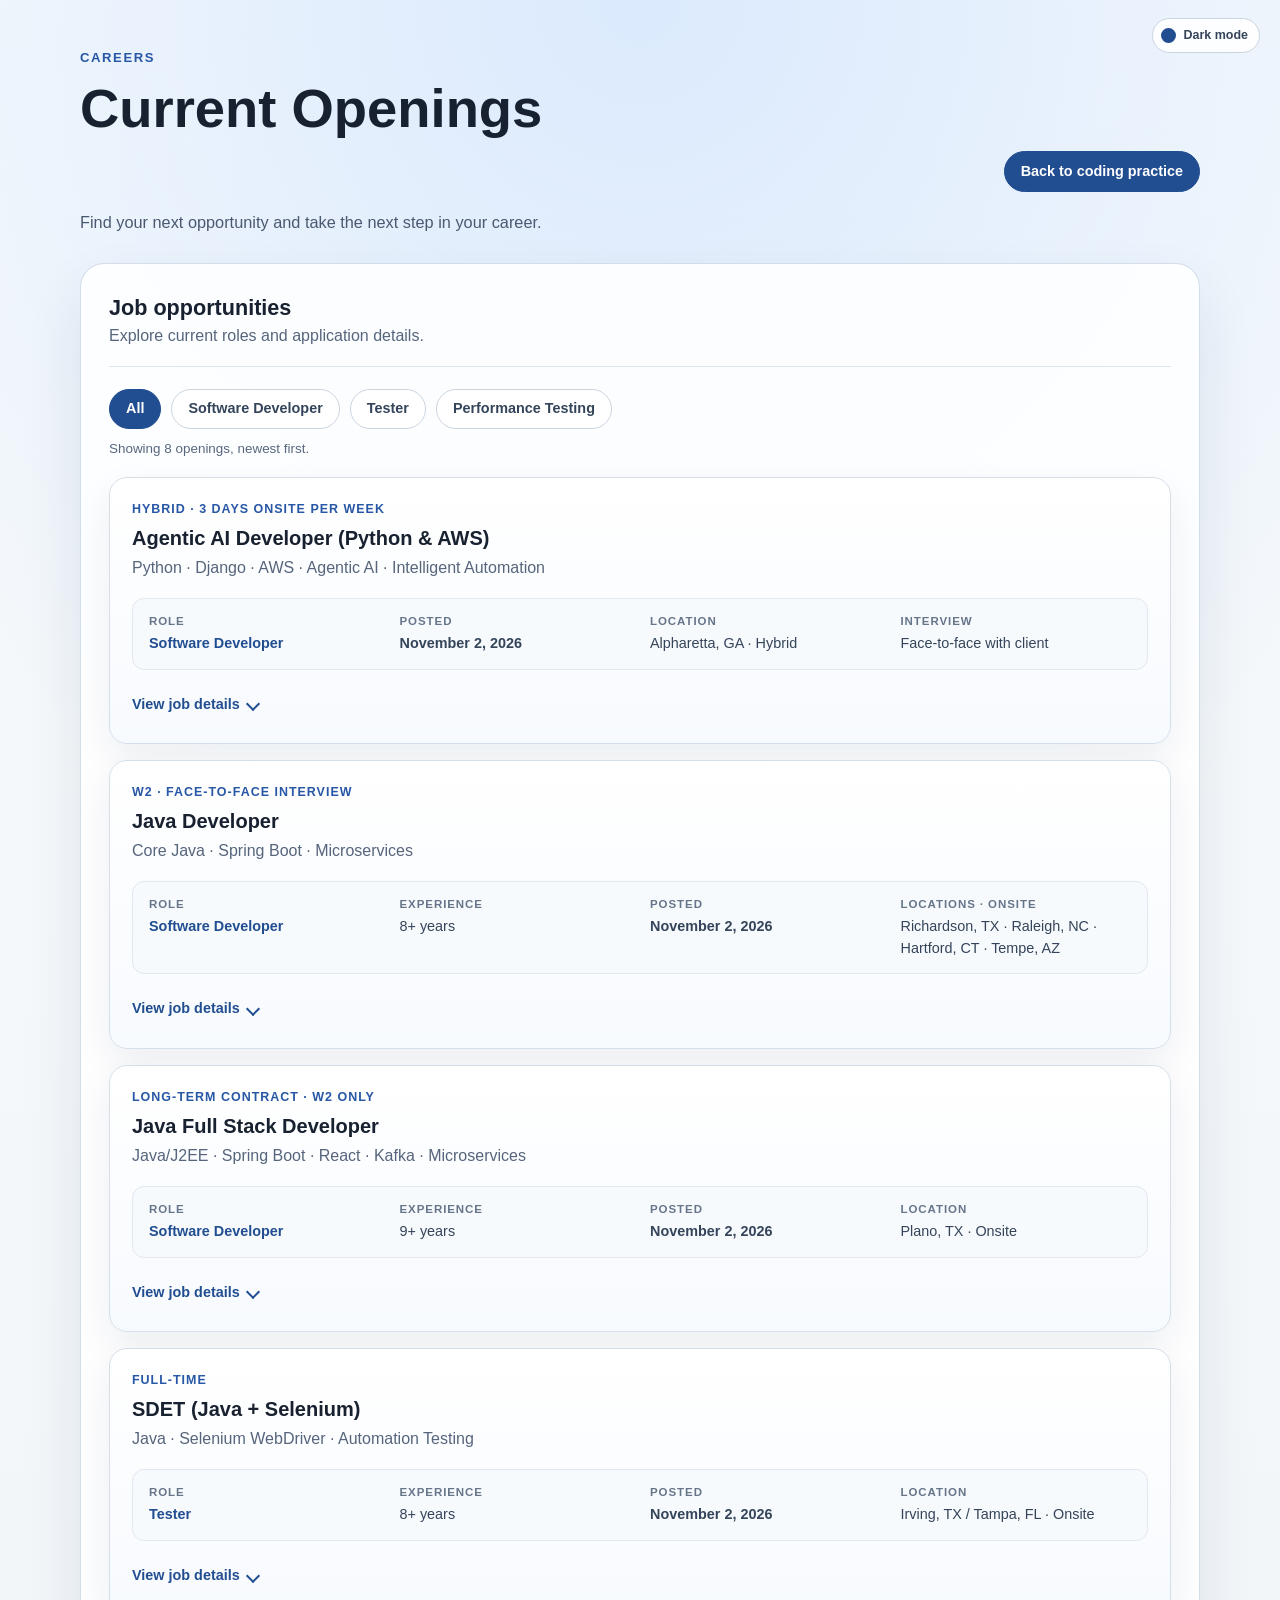
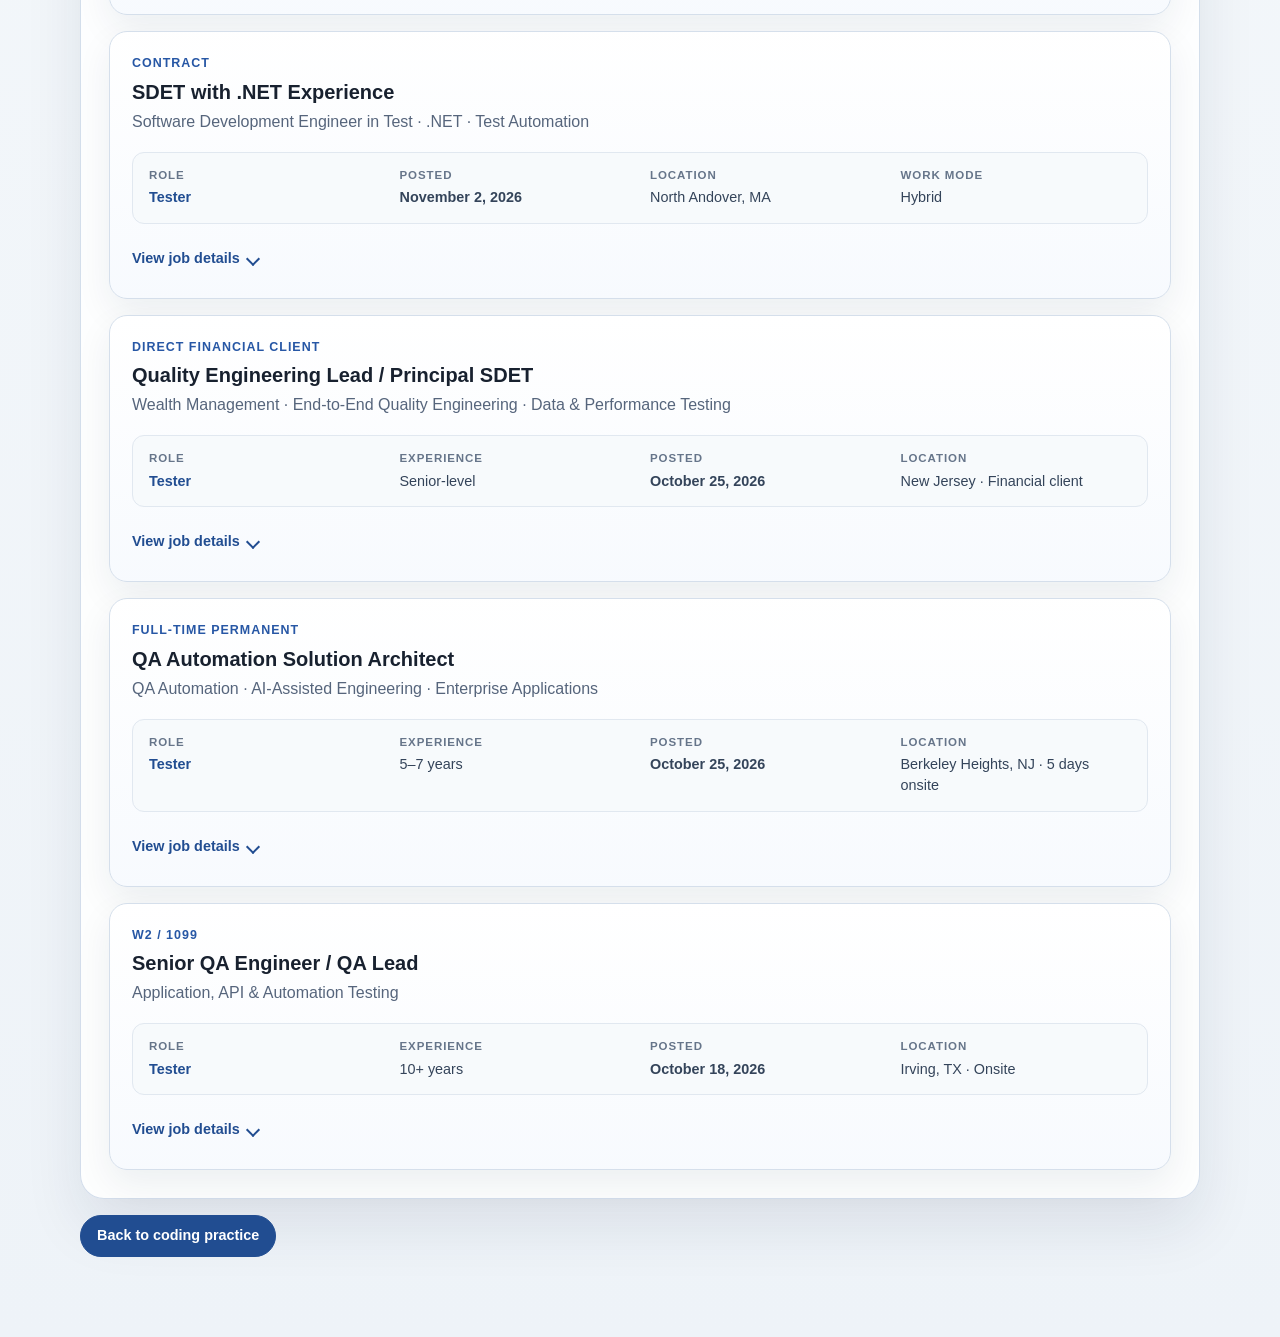
<file: current-openings.html>
<!DOCTYPE html>
<html lang="en">

<head>
    <meta charset="UTF-8" />
    <meta name="viewport" content="width=device-width, initial-scale=1.0" />
    <meta name="description" content="Explore current job openings and career opportunities." />
    <title>Current Openings | Coding Practice</title>
    <link rel="stylesheet" href="./css/first.css" />
</head>

<body>
    <button class="theme-toggle" id="themeToggle" type="button" aria-label="Switch to dark mode" aria-pressed="false">
        <span class="theme-toggle-indicator" aria-hidden="true"></span>
        <span class="theme-toggle-label">Dark mode</span>
    </button>
    <main class="page-shell">
        <header class="hero">
            <p class="eyebrow">Careers</p>
            <h1>Current Openings</h1>
            <div class="openings-hero-actions">
                <a class="feedback-button" href="./index.html">Back to coding practice</a>
            </div>
            <p class="hero-copy">Find your next opportunity and take the next step in your career.</p>
        </header>

        <section class="content-panel" aria-labelledby="openingsHeading">
            <div class="section-heading">
                <div>
                    <h2 id="openingsHeading">Job opportunities</h2>
                    <p>Explore current roles and application details.</p>
                </div>
            </div>

            <div class="job-filters" role="group" aria-label="Filter job openings by role">
                <button class="job-filter is-active" type="button" data-role-filter="all" aria-pressed="true">All</button>
                <button class="job-filter" type="button" data-role-filter="software-developer" aria-pressed="false">Software Developer</button>
                <button class="job-filter" type="button" data-role-filter="tester" aria-pressed="false">Tester</button>
                <button class="job-filter" type="button" data-role-filter="performance-testing" aria-pressed="false">Performance Testing</button>
            </div>
            <p class="job-filter-summary" id="jobFilterSummary" role="status">Showing 8 openings, newest first.</p>

            <div class="job-openings-list" id="jobOpeningsList">
                <article class="job-opening" data-role="software-developer" aria-labelledby="agenticAiDeveloperTitle">
                    <div class="job-opening-heading">
                        <div>
                            <p class="job-opening-type">Hybrid · 3 days onsite per week</p>
                            <h3 id="agenticAiDeveloperTitle">Agentic AI Developer (Python &amp; AWS)</h3>
                            <p class="job-opening-specialty">Python · Django · AWS · Agentic AI · Intelligent Automation</p>
                        </div>
                    </div>

                    <div class="job-opening-meta">
                        <p class="job-opening-role">
                            <span class="job-opening-meta-label">Role</span>
                            <span class="job-opening-role-value">Software Developer</span>
                        </p>
                        <p class="job-opening-posted">
                            <span class="job-opening-meta-label">Posted</span>
                            <time datetime="2026-11-02">November 2, 2026</time>
                        </p>
                        <p class="job-opening-location">
                            <span class="job-opening-meta-label">Location</span>
                            <span>Alpharetta, GA · Hybrid</span>
                        </p>
                        <p>
                            <span class="job-opening-meta-label">Interview</span>
                            <span>Face-to-face with client</span>
                        </p>
                    </div>

                    <details class="job-opening-details">
                        <summary class="job-opening-details-toggle">
                            <span class="job-opening-details-open">View job details</span>
                            <span class="job-opening-details-close">Hide job details</span>
                        </summary>
                        <div class="job-opening-details-body">
                            <h4>Key skills and requirements</h4>
                            <ul class="job-opening-skills">
                                <li>Strong expertise in Python, Django, and GraphQL.</li>
                                <li>Hands-on experience with AWS and cloud-native applications.</li>
                                <li>Knowledge of microservices, SOA, and event-driven architecture.</li>
                                <li>Experience with PostgreSQL, GraphQL APIs, and data integration.</li>
                                <li>Exposure to Agentic AI, LLM integrations, and intelligent automation.</li>
                                <li>Familiarity with React, Apollo GraphQL, domain-driven design (DDD), and CI/CD.</li>
                                <li>Hybrid schedule requires three onsite days per week; face-to-face client interview is mandatory.</li>
                            </ul>

                            <p class="job-opening-application">
                                Interested candidates can share their resumes with
                                <a href="mailto:priya.v@ccube.com?subject=Agentic%20AI%20Developer%20(Python%20%26%20AWS)%20Application">
                                    priya.v@ccube.com
                                </a>.
                            </p>
                        </div>
                    </details>
                </article>

                <article class="job-opening" data-role="software-developer" aria-labelledby="javaDeveloperTitle">
                    <div class="job-opening-heading">
                        <div>
                            <p class="job-opening-type">W2 · Face-to-face interview</p>
                            <h3 id="javaDeveloperTitle">Java Developer</h3>
                            <p class="job-opening-specialty">Core Java · Spring Boot · Microservices</p>
                        </div>
                    </div>

                    <div class="job-opening-meta">
                        <p class="job-opening-role">
                            <span class="job-opening-meta-label">Role</span>
                            <span class="job-opening-role-value">Software Developer</span>
                        </p>
                        <p class="job-opening-experience">
                            <span class="job-opening-meta-label">Experience</span>
                            <span>8+ years</span>
                        </p>
                        <p class="job-opening-posted">
                            <span class="job-opening-meta-label">Posted</span>
                            <time datetime="2026-11-02">November 2, 2026</time>
                        </p>
                        <p class="job-opening-location">
                            <span class="job-opening-meta-label">Locations · onsite</span>
                            <span>Richardson, TX · Raleigh, NC · Hartford, CT · Tempe, AZ</span>
                        </p>
                    </div>

                    <details class="job-opening-details">
                        <summary class="job-opening-details-toggle">
                            <span class="job-opening-details-open">View job details</span>
                            <span class="job-opening-details-close">Hide job details</span>
                        </summary>
                        <div class="job-opening-details-body">
                            <h4>Required skills</h4>
                            <ul class="job-opening-skills">
                                <li>Strong knowledge of Core Java and object-oriented programming concepts.</li>
                                <li>Experience with Spring Boot and REST APIs.</li>
                                <li>Knowledge of microservices architecture.</li>
                                <li>Experience with SQL and relational databases.</li>
                                <li>Familiarity with Git, Maven, and unit testing.</li>
                                <li>Strong problem-solving and debugging skills.</li>
                                <li>Ability to work onsite at one of the specified locations.</li>
                            </ul>

                            <section class="job-opening-additional">
                                <h4>Employment and eligibility</h4>
                                <p>W2 requirement. The posting lists H-4 EAD, L-2 EAD, and U.S. citizens as eligible visa categories.</p>
                            </section>

                            <p class="job-opening-application">
                                Interested candidates, please share your resume with
                                <a href="mailto:Jaimin@gracehire.com?subject=Java%20Developer%20Application">
                                    Jaimin@gracehire.com
                                </a>.
                            </p>
                        </div>
                    </details>
                </article>

                <article class="job-opening" data-role="software-developer" aria-labelledby="javaFullStackTitle">
                    <div class="job-opening-heading">
                        <div>
                            <p class="job-opening-type">Long-term contract · W2 only</p>
                            <h3 id="javaFullStackTitle">Java Full Stack Developer</h3>
                            <p class="job-opening-specialty">Java/J2EE · Spring Boot · React · Kafka · Microservices</p>
                        </div>
                    </div>

                    <div class="job-opening-meta">
                        <p class="job-opening-role">
                            <span class="job-opening-meta-label">Role</span>
                            <span class="job-opening-role-value">Software Developer</span>
                        </p>
                        <p class="job-opening-experience">
                            <span class="job-opening-meta-label">Experience</span>
                            <span>9+ years</span>
                        </p>
                        <p class="job-opening-posted">
                            <span class="job-opening-meta-label">Posted</span>
                            <time datetime="2026-11-02">November 2, 2026</time>
                        </p>
                        <p class="job-opening-location">
                            <span class="job-opening-meta-label">Location</span>
                            <span>Plano, TX · Onsite</span>
                        </p>
                    </div>

                    <details class="job-opening-details">
                        <summary class="job-opening-details-toggle">
                            <span class="job-opening-details-open">View job details</span>
                            <span class="job-opening-details-close">Hide job details</span>
                        </summary>
                        <div class="job-opening-details-body">
                            <p class="job-opening-description">
                                Weekend hiring drive for an onsite, long-term Java full stack developer contract. Interviews are two rounds of video interviews via Teams.
                            </p>

                            <h4>Required skills</h4>
                            <ul class="job-opening-skills">
                                <li>Java/J2EE, Spring, and Spring Boot.</li>
                                <li>React and Node.js.</li>
                                <li>OpenShift and Gloo.</li>
                                <li>JUnit, Postman, and Maven.</li>
                                <li>Kafka, OpenL, APIs, and microservices.</li>
                                <li>Databases and QTest.</li>
                            </ul>

                            <section class="job-opening-additional">
                                <h4>Eligibility</h4>
                                <p>The posting requires one of these visa types: U.S. citizen, Green Card, Green Card EAD, E-3, or TN.</p>
                            </section>

                            <p class="job-opening-application">
                                Interested candidates, please share your updated resume with
                                <a href="mailto:sunil.kumar@e-solutionsinc.com?subject=Java%20Full%20Stack%20Developer%20Application">
                                    sunil.kumar@e-solutionsinc.com
                                </a>.
                            </p>
                        </div>
                    </details>
                </article>

                <article class="job-opening" data-role="tester" aria-labelledby="javaSdetTitle">
                    <div class="job-opening-heading">
                        <div>
                            <p class="job-opening-type">Full-time</p>
                            <h3 id="javaSdetTitle">SDET (Java + Selenium)</h3>
                            <p class="job-opening-specialty">Java · Selenium WebDriver · Automation Testing</p>
                        </div>
                    </div>

                    <div class="job-opening-meta">
                        <p class="job-opening-role">
                            <span class="job-opening-meta-label">Role</span>
                            <span class="job-opening-role-value">Tester</span>
                        </p>
                        <p class="job-opening-experience">
                            <span class="job-opening-meta-label">Experience</span>
                            <span>8+ years</span>
                        </p>
                        <p class="job-opening-posted">
                            <span class="job-opening-meta-label">Posted</span>
                            <time datetime="2026-11-02">November 2, 2026</time>
                        </p>
                        <p class="job-opening-location">
                            <span class="job-opening-meta-label">Location</span>
                            <span>Irving, TX / Tampa, FL · Onsite</span>
                        </p>
                    </div>

                    <details class="job-opening-details">
                        <summary class="job-opening-details-toggle">
                            <span class="job-opening-details-open">View job details</span>
                            <span class="job-opening-details-close">Hide job details</span>
                        </summary>
                        <div class="job-opening-details-body">
                            <h4>Key skills</h4>
                            <ul class="job-opening-skills">
                                <li>Java and Selenium WebDriver.</li>
                                <li>Automation testing and framework development.</li>
                                <li>TestNG and JUnit.</li>
                                <li>API testing and functional testing.</li>
                                <li>Maven and Git.</li>
                            </ul>

                            <p class="job-opening-application">
                                Interested candidates, please share your updated resume with
                                <a href="mailto:Prasanth@besthtech.com?subject=SDET%20(Java%20%2B%20Selenium)%20Application">
                                    Prasanth@besthtech.com
                                </a>.
                            </p>
                        </div>
                    </details>
                </article>

                <article class="job-opening" data-role="tester" aria-labelledby="sdetDotnetTitle">
                    <div class="job-opening-heading">
                        <div>
                            <p class="job-opening-type">Contract</p>
                            <h3 id="sdetDotnetTitle">SDET with .NET Experience</h3>
                            <p class="job-opening-specialty">Software Development Engineer in Test · .NET · Test Automation</p>
                        </div>
                    </div>

                    <div class="job-opening-meta">
                        <p class="job-opening-role">
                            <span class="job-opening-meta-label">Role</span>
                            <span class="job-opening-role-value">Tester</span>
                        </p>
                        <p class="job-opening-posted">
                            <span class="job-opening-meta-label">Posted</span>
                            <time datetime="2026-11-02">November 2, 2026</time>
                        </p>
                        <p class="job-opening-location">
                            <span class="job-opening-meta-label">Location</span>
                            <span>North Andover, MA</span>
                        </p>
                        <p>
                            <span class="job-opening-meta-label">Work mode</span>
                            <span>Hybrid</span>
                        </p>
                    </div>

                    <details class="job-opening-details">
                        <summary class="job-opening-details-toggle">
                            <span class="job-opening-details-open">View job details</span>
                            <span class="job-opening-details-close">Hide job details</span>
                        </summary>
                        <div class="job-opening-details-body">
                            <p class="job-opening-description">
                                We are looking for an experienced Software Development Engineer in Test (SDET) with a strong background in .NET.
                            </p>

                            <h4>Key requirements</h4>
                            <ul class="job-opening-skills">
                                <li>Strong experience in Software Development Engineer in Test (SDET) roles.</li>
                                <li>Hands-on experience with .NET.</li>
                                <li>Strong software testing and automation skills.</li>
                                <li>Local candidates preferred.</li>
                                <li>Must be comfortable working in a hybrid environment.</li>
                            </ul>

                            <p class="job-opening-application">
                                Interested candidates, please share your updated resume at
                                <a href="mailto:francisxavier.j@reveilletechnologies.com?subject=SDET%20with%20.NET%20Experience%20Application">
                                    francisxavier.j@reveilletechnologies.com
                                </a>.
                            </p>
                        </div>
                    </details>
                </article>

                <article class="job-opening" data-role="tester" aria-labelledby="qeLeadTitle">
                    <div class="job-opening-heading">
                        <div>
                            <p class="job-opening-type">Direct financial client</p>
                            <h3 id="qeLeadTitle">Quality Engineering Lead / Principal SDET</h3>
                            <p class="job-opening-specialty">Wealth Management · End-to-End Quality Engineering · Data &amp; Performance Testing</p>
                        </div>
                    </div>

                    <div class="job-opening-meta">
                        <p class="job-opening-role">
                            <span class="job-opening-meta-label">Role</span>
                            <span class="job-opening-role-value">Tester</span>
                        </p>
                        <p class="job-opening-experience">
                            <span class="job-opening-meta-label">Experience</span>
                            <span>Senior-level</span>
                        </p>
                        <p class="job-opening-posted">
                            <span class="job-opening-meta-label">Posted</span>
                            <time datetime="2026-10-25">October 25, 2026</time>
                        </p>
                        <p class="job-opening-location">
                            <span class="job-opening-meta-label">Location</span>
                            <span>New Jersey · Financial client</span>
                        </p>
                    </div>

                    <details class="job-opening-details">
                        <summary class="job-opening-details-toggle">
                            <span class="job-opening-details-open">View job details</span>
                            <span class="job-opening-details-close">Hide job details</span>
                        </summary>
                        <div class="job-opening-details-body">
                            <p class="job-opening-description">
                                Hands-on Quality Engineering Lead to drive end-to-end test strategy and execution across front-end, API, and data layers within a Wealth Management technology platform. The ideal candidate is a self-directed individual contributor who combines deep technical testing expertise with strong communication skills and the ability to navigate complex, fast-moving delivery environments.
                            </p>

                            <h4>Required technical skills</h4>
                            <ul class="job-opening-skills">
                                <li>Hands-on experience in a programming language such as Java to build test automation; Python knowledge preferred.</li>
                                <li>Experience with automation testing frameworks such as Selenium and Cypress.</li>
                                <li>Experience with cloud performance testing tools such as LoadRunner.</li>
                                <li>Hands-on experience designing and masking test data based on user scenarios and rules, and building scripts to test data pipelines for data lake / data warehouse ecosystems.</li>
                                <li>Data validation using SQL and a strong understanding of relational database concepts and models.</li>
                                <li>Experience building test automation frameworks and tools, with strong SQL and data management concepts including data profiling, data mapping, and data integration.</li>
                                <li>Strong debugging and analytical skills for dissecting transformation rules, data inconsistencies, and incomplete data.</li>
                                <li>Demonstrated ability to work with AWS services such as Data Glue, Databricks, Athena, and the Collibra Data Quality Platform.</li>
                                <li>Hands-on experience with AWS web services including S3, CloudWatch, RDS, Lambda, and IAM.</li>
                                <li>Experience in a DevOps environment with GitLab and CI/CD systems to enable test data pipelines.</li>
                                <li>Solid knowledge of Spark and experience leveraging Spark.</li>
                                <li>Experience with REST APIs and Postman preferred.</li>
                                <li>Understanding of the methodologies and practices required to be a strong Quality Assurance Engineer.</li>
                            </ul>

                            <p class="job-opening-education"><strong>Education:</strong> Computer Science major preferred</p>

                            <section class="job-opening-additional">
                                <h4>Additional information</h4>
                                <p>This is a direct financial client opportunity within a Wealth Management technology platform.</p>
                            </section>

                            <p class="job-opening-application">
                                Share your updated resume with
                                <a href="mailto:parneja@thunderhawkpartners.com?subject=Quality%20Engineering%20Lead%20%2F%20Principal%20SDET%20Application">
                                    parneja@thunderhawkpartners.com
                                </a>
                                or call <a href="tel:+14047931490">404.793.1490</a>.
                                You can also contact Brian Zuhusky, Senior Technical Recruiter, Custom Group of Companies - IT Division, at
                                <a href="mailto:bzuhusky@customgroupofcompanies.com?subject=Quality%20Engineering%20Lead%20%2F%20Principal%20SDET%20Application">
                                    bzuhusky@customgroupofcompanies.com
                                </a>
                                or <a href="tel:+12017387654">201-738-7654</a>.
                            </p>
                        </div>
                    </details>
                </article>

                <article class="job-opening" data-role="tester" aria-labelledby="qaArchitectTitle">
                    <div class="job-opening-heading">
                        <div>
                            <p class="job-opening-type">Full-time permanent</p>
                            <h3 id="qaArchitectTitle">QA Automation Solution Architect</h3>
                            <p class="job-opening-specialty">QA Automation · AI-Assisted Engineering · Enterprise Applications</p>
                        </div>
                    </div>

                    <div class="job-opening-meta">
                        <p class="job-opening-role">
                            <span class="job-opening-meta-label">Role</span>
                            <span class="job-opening-role-value">Tester</span>
                        </p>
                        <p class="job-opening-experience">
                            <span class="job-opening-meta-label">Experience</span>
                            <span>5–7 years</span>
                        </p>
                        <p class="job-opening-posted">
                            <span class="job-opening-meta-label">Posted</span>
                            <time datetime="2026-10-25">October 25, 2026</time>
                        </p>
                        <p class="job-opening-location">
                            <span class="job-opening-meta-label">Location</span>
                            <span>Berkeley Heights, NJ · 5 days onsite</span>
                        </p>
                    </div>

                    <details class="job-opening-details">
                        <summary class="job-opening-details-toggle">
                            <span class="job-opening-details-open">View job details</span>
                            <span class="job-opening-details-close">Hide job details</span>
                        </summary>
                        <div class="job-opening-details-body">
                            <h4>Required technical skills</h4>
                            <ul class="job-opening-skills">
                                <li>Playwright with TypeScript and BDD automation using Cucumber.</li>
                                <li>.NET Core / .NET Framework applications and API automation using Rest Assured or RestSharp.</li>
                                <li>Mobile testing with Appium on Sauce Labs, Perfecto, or BrowserStack.</li>
                                <li>Strong Python skills for reviewing, validating, debugging, and optimizing AI-generated code.</li>
                                <li>AI/LLM frameworks including LangChain/LangGraph, GCP/Azure, and GraphDB/vector databases.</li>
                                <li>AI-assisted development tools such as GitHub Copilot, Claude, Cursor, or equivalent platforms.</li>
                                <li>Spec-Driven Development, APIs, microservices, and modern application architectures.</li>
                            </ul>

                            <h4>Professional skills</h4>
                            <ul class="job-opening-skills">
                                <li>Strong problem-solving and analytical capabilities.</li>
                                <li>Customer-facing communication and consulting skills.</li>
                                <li>Ability to work independently in fast-paced environments.</li>
                                <li>Experience collaborating with cross-functional and distributed teams.</li>
                                <li>Strong ownership mindset with a focus on measurable business outcomes.</li>
                            </ul>

                            <h4>Preferred qualifications</h4>
                            <ul class="job-opening-skills">
                                <li>Experience in the Banking &amp; Financial Services (BFS) domain.</li>
                                <li>Exposure to Agentic SDLC, Spec-Driven Development, or AI-assisted delivery models.</li>
                                <li>Understanding of cloud-native architectures and platform engineering.</li>
                                <li>Exposure to Applitools, Jira integrations (AssertThat BDD, Zephyr, Xray), and service virtualization.</li>
                            </ul>

                            <p class="job-opening-application">
                                Share your updated resume with Omdeep More at
                                <a href="mailto:omdeep@omizstaffing.com?subject=QA%20Automation%20Solution%20Architect%20Application&amp;body=Please%20include%20your%20availability%20and%20current%20location.">
                                    omdeep@omizstaffing.com
                                </a>
                                or call <a href="tel:+18019783269">801-978-3269</a>.
                                Omiz Staffing Solutions, 100 W Canyon Crest Rd, Suite 100, Alpine, UT 8400.
                            </p>
                        </div>
                    </details>
                </article>

                <article class="job-opening" data-role="tester" aria-labelledby="seniorQaTitle">
                    <div class="job-opening-heading">
                        <div>
                            <p class="job-opening-type">W2 / 1099</p>
                            <h3 id="seniorQaTitle">Senior QA Engineer / QA Lead</h3>
                            <p class="job-opening-specialty">Application, API &amp; Automation Testing</p>
                        </div>
                    </div>

                    <div class="job-opening-meta">
                        <p class="job-opening-role">
                            <span class="job-opening-meta-label">Role</span>
                            <span class="job-opening-role-value">Tester</span>
                        </p>
                        <p class="job-opening-experience">
                            <span class="job-opening-meta-label">Experience</span>
                            <span>10+ years</span>
                        </p>
                        <p class="job-opening-posted">
                            <span class="job-opening-meta-label">Posted</span>
                            <time datetime="2026-10-18">October 18, 2026</time>
                        </p>
                        <p class="job-opening-location">
                            <span class="job-opening-meta-label">Location</span>
                            <span>Irving, TX · Onsite</span>
                        </p>
                    </div>

                    <details class="job-opening-details">
                        <summary class="job-opening-details-toggle">
                            <span class="job-opening-details-open">View job details</span>
                            <span class="job-opening-details-close">Hide job details</span>
                        </summary>
                        <div class="job-opening-details-body">
                            <h4>Key skills</h4>
                            <ul class="job-opening-skills">
                                <li>Application testing: functional, regression, integration, and end-to-end testing</li>
                                <li>API testing: REST, JSON/XML, and backend validation</li>
                                <li>Test automation: UI/API automation and automation frameworks</li>
                                <li>SQL, defect management, and Agile/Scrum</li>
                            </ul>

                            <p class="job-opening-application">
                                Share your updated resume at
                                <a href="mailto:nick@uniteditinc.com?subject=Senior%20QA%20Engineer%20%2F%20QA%20Lead%20Application&amp;body=Please%20include%20your%20visa%20status%20and%20current%20location.">
                                    nick@uniteditinc.com
                                </a>.
                                Please mention your visa status and current location.
                            </p>
                        </div>
                    </details>
                </article>
            </div>

            <p class="job-filter-empty" id="jobFilterEmpty" hidden>No openings in this category yet. Check back soon.</p>
        </section>

        <p><a class="feedback-button" href="./index.html">Back to coding practice</a></p>
    </main>

    <script>
        (function () {
            var themeToggle = document.getElementById("themeToggle");
            var label = themeToggle.querySelector(".theme-toggle-label");

            function setTheme(theme) {
                var isDark = theme === "dark";
                document.documentElement.dataset.theme = isDark ? "dark" : "light";
                themeToggle.setAttribute("aria-pressed", String(isDark));
                themeToggle.setAttribute(
                    "aria-label",
                    isDark ? "Switch to light mode" : "Switch to dark mode"
                );
                label.textContent = isDark ? "Light mode" : "Dark mode";
            }

            try {
                setTheme(localStorage.getItem("preferred-theme") === "dark" ? "dark" : "light");
            } catch (error) {
                setTheme("light");
                console.error("Unable to read the saved color theme.", error);
            }

            themeToggle.addEventListener("click", function () {
                var nextTheme =
                    document.documentElement.dataset.theme === "dark" ? "light" : "dark";
                setTheme(nextTheme);
                try {
                    localStorage.setItem("preferred-theme", nextTheme);
                } catch (error) {
                    console.error("Unable to save the selected color theme.", error);
                }
            });
        }());
    </script>

    <script>
        (function () {
            var jobList = document.getElementById("jobOpeningsList");
            var filterButtons = Array.prototype.slice.call(document.querySelectorAll(".job-filter"));
            var filterSummary = document.getElementById("jobFilterSummary");
            var filterEmpty = document.getElementById("jobFilterEmpty");

            if (!jobList || !filterSummary || !filterEmpty) {
                return;
            }

            var jobs = Array.prototype.slice.call(jobList.querySelectorAll(".job-opening"));

            function getPostedTime(job) {
                var postedDate = job.querySelector("time[datetime]");
                var time = postedDate ? Date.parse(postedDate.getAttribute("datetime")) : NaN;
                return isNaN(time) ? 0 : time;
            }

            jobs.sort(function (firstJob, secondJob) {
                return getPostedTime(secondJob) - getPostedTime(firstJob);
            });

            jobs.forEach(function (job) {
                jobList.appendChild(job);
            });

            function applyRoleFilter(filter) {
                var visibleCount = 0;

                jobs.forEach(function (job) {
                    var matches = filter === "all" || job.getAttribute("data-role") === filter;
                    job.hidden = !matches;
                    if (matches) {
                        visibleCount += 1;
                    }
                });

                filterSummary.textContent =
                    "Showing " + visibleCount + " " + (visibleCount === 1 ? "opening" : "openings") +
                    ", newest first.";
                filterEmpty.hidden = visibleCount > 0;
            }

            filterButtons.forEach(function (button) {
                button.addEventListener("click", function () {
                    var filter = button.getAttribute("data-role-filter");

                    filterButtons.forEach(function (filterButton) {
                        var isActive = filterButton === button;
                        filterButton.classList.toggle("is-active", isActive);
                        filterButton.setAttribute("aria-pressed", String(isActive));
                    });

                    applyRoleFilter(filter);
                });
            });

            applyRoleFilter("all");
        }());
    </script>
</body>

</html>
</file>
<file: css/first.css>
body {
    font-family: "IBM Plex Sans", "Segoe UI", sans-serif;
    background:
        radial-gradient(circle at top, rgba(185, 214, 255, 0.45), transparent 32%),
        linear-gradient(180deg, #f7fafc 0%, #eef3f8 100%);
    color: #18212f;
    line-height: 1.5;
    margin: 0;
    transition: background 180ms ease, color 180ms ease;
}

.theme-toggle {
    align-items: center;
    background: rgba(255, 255, 255, 0.92);
    border: 1px solid #cbd5e1;
    border-radius: 999px;
    color: #34445a;
    cursor: pointer;
    display: inline-flex;
    font: inherit;
    font-size: 0.78rem;
    font-weight: 700;
    gap: 8px;
    padding: 7px 11px 7px 8px;
    position: absolute;
    right: 20px;
    top: 18px;
    transition: background-color 160ms ease, border-color 160ms ease, color 160ms ease;
    z-index: 2;
}

.theme-toggle:hover {
    background: #eef3f9;
}

.theme-toggle:focus-visible {
    outline: 2px solid #214d91;
    outline-offset: 2px;
}

.theme-toggle-indicator {
    background: #214d91;
    border: 2px solid #214d91;
    border-radius: 50%;
    box-sizing: border-box;
    height: 15px;
    width: 15px;
}

.page-shell {
    margin: 0 auto;
    max-width: 1120px;
    padding: 48px 20px 64px;
}

.hero {
    margin-bottom: 28px;
}

.eyebrow {
    color: #2757a5;
    font-size: 0.82rem;
    font-weight: 700;
    letter-spacing: 0.12em;
    margin: 0 0 12px;
    text-transform: uppercase;
}

h1 {
    font-size: clamp(0.9rem, 4.5vw, 3.4rem);
    line-height: 1.05;
    margin: 0;
    max-width: none;
    white-space: nowrap;
}

.hero-copy {
    color: #4a5970;
    font-size: 1.02rem;
    margin: 18px 0 0;
    max-width: 680px;
}

.openings-hero-actions {
    display: flex;
    justify-content: flex-end;
    margin-top: 14px;
}

.hero-intro-row {
    align-items: center;
    display: flex;
    flex-wrap: wrap;
    gap: 18px 28px;
    justify-content: space-between;
}

.hero-intro-row .hero-copy {
    flex: 1 1 520px;
}

.feedback-action {
    flex: 0 1 290px;
}

.feedback-button {
    align-items: center;
    background: #214d91;
    border: 1px solid #214d91;
    border-radius: 999px;
    color: #ffffff;
    cursor: pointer;
    display: inline-flex;
    font: inherit;
    font-size: 0.9rem;
    font-weight: 700;
    justify-content: center;
    padding: 9px 16px;
    text-decoration: none;
}

.feedback-button:hover:not(:disabled) {
    background: #193c72;
}

.feedback-button:focus-visible {
    outline: 2px solid #6c9de1;
    outline-offset: 3px;
}

.feedback-button:disabled {
    background: #526781;
    border-color: #526781;
    cursor: not-allowed;
    opacity: 0.82;
}

.feedback-button[hidden] {
    display: none;
}

.feedback-status {
    color: #58677d;
    font-size: 0.8rem;
    margin: 7px 0 0;
}

.hero-stats {
    display: grid;
    gap: 14px;
    grid-template-columns: repeat(auto-fit, minmax(180px, 1fr));
    margin-top: 28px;
}

.stat-card {
    backdrop-filter: blur(8px);
    background: rgba(255, 255, 255, 0.72);
    border: 1px solid rgba(149, 173, 205, 0.45);
    border-radius: 18px;
    box-shadow: 0 18px 45px rgba(35, 58, 91, 0.08);
    padding: 18px 20px;
}

.stat-card-link {
    color: inherit;
    display: flex;
    flex-direction: column;
    text-decoration: none;
    transition: border-color 180ms ease, box-shadow 180ms ease, transform 180ms ease;
}

.stat-card-link:hover {
    border-color: #7f9fc9;
    box-shadow: 0 22px 48px rgba(35, 58, 91, 0.14);
    transform: translateY(-2px);
}

.stat-card-link:focus-visible {
    outline: 2px solid #214d91;
    outline-offset: 3px;
}

.stat-card-link-hint {
    color: #2757a5;
    font-size: 0.84rem;
    font-weight: 700;
    margin-top: 12px;
}

.stat-label {
    color: #58677d;
    display: block;
    font-size: 0.82rem;
    margin-bottom: 8px;
    text-transform: uppercase;
}

.stat-value {
    color: #142032;
    font-size: 1rem;
}

.sign-in-button,
.auth-primary-button {
    background: #214d91;
    border: 1px solid #214d91;
    border-radius: 10px;
    color: #ffffff;
    cursor: pointer;
    font: inherit;
    font-weight: 700;
    padding: 9px 14px;
}

.sign-in-button {
    margin: 0;
    max-width: calc(100vw - 170px);
    overflow: hidden;
    position: absolute;
    right: 142px;
    text-overflow: ellipsis;
    top: 18px;
    white-space: nowrap;
    z-index: 2;
}

.sign-in-button:hover,
.auth-primary-button:hover:not(:disabled) {
    background: #193c72;
}

.sign-in-button:focus-visible,
.auth-dialog button:focus-visible,
.auth-field input:focus-visible,
.auth-field textarea:focus-visible {
    outline: 2px solid #6c9de1;
    outline-offset: 3px;
}

.auth-dialog {
    background: #ffffff;
    border: 1px solid #cbd5e1;
    border-radius: 18px;
    box-shadow: 0 24px 80px rgba(15, 23, 42, 0.28);
    box-sizing: border-box;
    color: #18212f;
    max-height: min(90vh, 720px);
    max-width: 440px;
    overflow-y: auto;
    padding: 24px;
    width: calc(100% - 32px);
}

.feedback-dialog {
    max-width: 480px;
}

.auth-dialog::backdrop {
    background: rgba(15, 23, 42, 0.58);
    backdrop-filter: blur(3px);
}

.auth-dialog[open] {
    animation: auth-dialog-enter 160ms ease-out;
}

@keyframes auth-dialog-enter {
    from {
        opacity: 0;
        transform: translateY(8px);
    }

    to {
        opacity: 1;
        transform: translateY(0);
    }
}

.auth-dialog-header {
    align-items: flex-start;
    display: flex;
    justify-content: space-between;
    gap: 16px;
}

.auth-dialog-header h2 {
    font-size: 1.4rem;
    margin: 0;
}

.auth-eyebrow {
    color: #2757a5;
    font-size: 0.75rem;
    font-weight: 700;
    letter-spacing: 0.1em;
    margin: 0 0 4px;
    text-transform: uppercase;
}

.auth-close-button {
    background: transparent;
    border: 0;
    border-radius: 8px;
    color: #58677d;
    cursor: pointer;
    font-size: 1.6rem;
    line-height: 1;
    padding: 3px 8px;
}

.auth-description,
.auth-code-help {
    color: #56657c;
    font-size: 0.92rem;
    margin: 14px 0;
}

.auth-status {
    color: #34445a;
    font-size: 0.9rem;
    margin: 0 0 12px;
}

.auth-status:empty {
    display: none;
}

.auth-status[data-state="error"] {
    background: #fff1f2;
    border: 1px solid #fecdd3;
    border-radius: 9px;
    color: #9f1239;
    padding: 9px 11px;
}

.auth-status[data-state="success"] {
    background: #ecfdf5;
    border: 1px solid #a7f3d0;
    border-radius: 9px;
    color: #065f46;
    padding: 9px 11px;
}

.google-sign-in-slot {
    display: flex;
    justify-content: center;
    min-height: 40px;
}

.auth-setup-note,
.auth-privacy-note {
    color: #66758a;
    font-size: 0.78rem;
    margin: 8px 0 0;
}

.auth-divider {
    align-items: center;
    color: #718096;
    display: flex;
    font-size: 0.82rem;
    gap: 12px;
    margin: 16px 0;
}

.auth-divider::before,
.auth-divider::after {
    background: #dce4ee;
    content: "";
    flex: 1;
    height: 1px;
}

.auth-secondary-button,
.auth-back-button {
    background: #ffffff;
    border: 1px solid #cbd5e1;
    border-radius: 10px;
    color: #34445a;
    cursor: pointer;
    font: inherit;
    font-weight: 700;
    padding: 9px 14px;
}

.auth-secondary-button {
    width: 100%;
}

.auth-secondary-button:hover,
.auth-back-button:hover {
    background: #eef3f9;
}

.auth-form {
    display: grid;
    gap: 14px;
}

.auth-field {
    color: #34445a;
    display: grid;
    font-size: 0.88rem;
    font-weight: 700;
    gap: 6px;
}

.auth-field input,
.auth-field textarea {
    background: #ffffff;
    border: 1px solid #cbd5e1;
    border-radius: 9px;
    box-sizing: border-box;
    color: #18212f;
    font: inherit;
    font-weight: 400;
    min-width: 0;
    padding: 10px 12px;
    width: 100%;
}

.auth-field textarea {
    min-height: 120px;
    resize: vertical;
}

.auth-field small {
    color: #66758a;
    font-size: 0.76rem;
    font-weight: 400;
}

.auth-form[hidden],
.auth-methods[hidden],
.auth-signed-in[hidden],
.auth-field[hidden] {
    display: none;
}

.auth-response-frame {
    border: 0;
    height: 0;
    left: -9999px;
    position: absolute;
    width: 0;
}

.auth-signed-in {
    display: grid;
    gap: 12px;
}

.auth-privacy-note {
    border-top: 1px solid #dce4ee;
    line-height: 1.45;
    margin-top: 20px;
    padding-top: 12px;
}

.content-panel {
    background: rgba(255, 255, 255, 0.85);
    border: 1px solid rgba(149, 173, 205, 0.4);
    border-radius: 24px;
    box-shadow: 0 28px 60px rgba(18, 38, 63, 0.09);
    padding: 28px;
}

.section-heading {
    align-items: end;
    border-bottom: 1px solid #dce4ee;
    display: flex;
    flex-wrap: wrap;
    gap: 8px 24px;
    justify-content: space-between;
    margin-bottom: 22px;
    padding-bottom: 18px;
}

.section-heading h2 {
    font-size: 1.35rem;
    margin: 0;
}

.section-heading p {
    color: #56657c;
    margin: 0;
}

.language-selector {
    align-items: center;
    display: flex;
    flex-wrap: wrap;
    gap: 10px;
    margin: 0 0 14px;
}

.language-selector label {
    color: #34445a;
    font-size: 0.92rem;
    font-weight: 700;
}

.language-selector select {
    background: #ffffff;
    border: 1px solid #cbd5e1;
    border-radius: 10px;
    color: #18212f;
    font: inherit;
    padding: 8px 32px 8px 12px;
}

.language-selector select:focus-visible {
    border-color: #214d91;
    outline: 2px solid rgba(33, 77, 145, 0.2);
}

.difficulty-filters {
    display: flex;
    flex-wrap: wrap;
    gap: 10px;
    margin: 0 0 22px;
}

.difficulty-filter {
    background: #ffffff;
    border: 1px solid #cbd5e1;
    border-radius: 999px;
    color: #34445a;
    cursor: pointer;
    font: inherit;
    font-size: 0.9rem;
    font-weight: 700;
    padding: 8px 16px;
    transition: background-color 160ms ease, border-color 160ms ease, color 160ms ease;
}

.difficulty-filter:hover,
.difficulty-filter:focus-visible {
    border-color: #214d91;
    outline: none;
}

.difficulty-filter.is-active {
    background: #214d91;
    border-color: #214d91;
    color: #ffffff;
}

.qa-list {
    display: grid;
    gap: 16px;
}

.qa-item {
    background: linear-gradient(180deg, rgba(255, 255, 255, 0.96), rgba(247, 250, 254, 0.96));
    border: 1px solid #d5dfeb;
    border-radius: 18px;
    box-shadow: 0 14px 36px rgba(21, 39, 64, 0.07);
    overflow: hidden;
    padding: 0 20px 20px;
    transition: transform 180ms ease, box-shadow 180ms ease;
}

.qa-item:hover {
    box-shadow: 0 18px 42px rgba(21, 39, 64, 0.1);
    transform: translateY(-1px);
}

.qa-item[open] {
    border-color: #9fb8d9;
}

.qa-summary {
    align-items: center;
    cursor: pointer;
    display: grid;
    gap: 12px;
    grid-template-columns: minmax(0, 1fr) 88px 140px;
    list-style: none;
    padding: 20px 0 16px;
}

.qa-summary::-webkit-details-marker {
    display: none;
}

.qa-summary-text {
    font-size: 1.05rem;
    font-weight: 700;
}

.qa-toggle-label {
    justify-self: end;
}

.difficulty-badge {
    border: 1px solid transparent;
    border-radius: 999px;
    box-sizing: border-box;
    font-size: 0.76rem;
    font-weight: 700;
    justify-self: center;
    padding: 5px 10px;
    text-align: center;
    white-space: nowrap;
    width: 84px;
}

.difficulty-easy {
    background: #e8f7ed;
    border-color: #b8e2c4;
    color: #176b35;
}

.difficulty-medium {
    background: #fff6d9;
    border-color: #f0dc91;
    color: #795900;
}

.difficulty-hard {
    background: #fde8e7;
    border-color: #efb9b5;
    color: #a12620;
}

.difficulty-empty {
    background: #f4f7fb;
    border-radius: 12px;
    color: #56657c;
    margin: 0;
    padding: 16px;
    text-align: center;
}

.job-filters {
    display: flex;
    flex-wrap: wrap;
    gap: 10px;
    margin: 0 0 10px;
}

.job-filter {
    background: #ffffff;
    border: 1px solid #cbd5e1;
    border-radius: 999px;
    color: #34445a;
    cursor: pointer;
    font: inherit;
    font-size: 0.9rem;
    font-weight: 700;
    padding: 8px 16px;
    transition: background-color 160ms ease, border-color 160ms ease, color 160ms ease;
}

.job-filter:hover,
.job-filter:focus-visible {
    border-color: #214d91;
    outline: none;
}

.job-filter.is-active {
    background: #214d91;
    border-color: #214d91;
    color: #ffffff;
}

.job-filter-summary {
    color: #58677d;
    font-size: 0.84rem;
    margin: 0 0 18px;
}

.job-openings-list {
    display: grid;
    gap: 16px;
}

.job-opening[hidden] {
    display: none;
}

.job-opening {
    background: linear-gradient(180deg, rgba(255, 255, 255, 0.96), rgba(247, 250, 254, 0.96));
    border: 1px solid #d5dfeb;
    border-radius: 18px;
    box-shadow: 0 14px 36px rgba(21, 39, 64, 0.07);
    padding: 22px;
}

.job-opening-heading {
    align-items: flex-start;
    display: flex;
    flex-wrap: wrap;
    gap: 12px 24px;
    justify-content: space-between;
}

.job-opening-type {
    color: #2757a5;
    font-size: 0.78rem;
    font-weight: 700;
    letter-spacing: 0.08em;
    margin: 0 0 6px;
    text-transform: uppercase;
}

.job-opening h3 {
    font-size: 1.25rem;
    line-height: 1.35;
    margin: 0;
}

.job-opening-specialty,
.job-opening-description,
.job-opening-education,
.job-opening-application {
    color: #56657c;
}

.job-opening-specialty {
    margin: 4px 0 0;
}

.job-opening-description {
    margin: 18px 0 20px;
}

.job-opening-meta {
    background: #f7fafc;
    border: 1px solid #e1e8f0;
    border-radius: 12px;
    display: grid;
    gap: 12px 20px;
    grid-template-columns: repeat(4, minmax(0, 1fr));
    margin: 18px 0;
    padding: 14px 16px;
}

.job-opening-meta p {
    color: #34445a;
    display: flex;
    flex-direction: column;
    font-size: 0.9rem;
    gap: 3px;
    margin: 0;
}

.job-opening-meta-label {
    color: #66758a;
    font-size: 0.72rem;
    font-weight: 700;
    letter-spacing: 0.08em;
    text-transform: uppercase;
}

.job-opening-role-value {
    color: #214d91;
    font-weight: 700;
}

.job-opening-posted time {
    font-weight: 700;
}

.job-opening-details {
    margin-top: 4px;
}

.job-opening-details-toggle {
    align-items: center;
    color: #214d91;
    cursor: pointer;
    display: inline-flex;
    font-size: 0.9rem;
    font-weight: 700;
    gap: 8px;
    list-style: none;
    padding: 6px 0;
}

.job-opening-details-toggle::-webkit-details-marker {
    display: none;
}

.job-opening-details-toggle::after {
    border-bottom: 2px solid currentColor;
    border-right: 2px solid currentColor;
    content: "";
    height: 8px;
    transform: rotate(45deg);
    transition: transform 160ms ease;
    width: 8px;
}

.job-opening-details[open] .job-opening-details-toggle::after {
    transform: rotate(-135deg);
}

.job-opening-details-toggle:hover {
    text-decoration: underline;
}

.job-opening-details-toggle:focus-visible {
    border-radius: 4px;
    outline: 2px solid #214d91;
    outline-offset: 3px;
}

.job-opening-details-close {
    display: none;
}

.job-opening-details[open] .job-opening-details-open {
    display: none;
}

.job-opening-details[open] .job-opening-details-close {
    display: inline;
}

.job-opening-details-body {
    padding-top: 4px;
}

.job-opening-additional {
    background: #f7fafc;
    border: 1px solid #e1e8f0;
    border-radius: 12px;
    margin-top: 20px;
    padding: 14px 16px;
}

.job-opening-additional h4 {
    margin: 0 0 6px;
}

.job-opening-additional p {
    color: #56657c;
    margin: 0;
}

.job-filter-empty {
    background: #f4f7fb;
    border-radius: 12px;
    color: #56657c;
    margin: 18px 0 0;
    padding: 16px;
    text-align: center;
}

.job-opening-education {
    margin: 20px 0 14px;
}

.job-opening h4 {
    font-size: 0.95rem;
    margin: 0 0 8px;
}

.job-opening-skills + h4 {
    margin-top: 20px;
}

.job-opening-skills {
    color: #34445a;
    display: grid;
    gap: 8px;
    margin: 0;
    padding-left: 22px;
}

.job-opening-application {
    border-top: 1px solid #dce4ee;
    margin: 20px 0 0;
    overflow-wrap: anywhere;
    padding-top: 16px;
}

.job-opening-application a {
    color: #214d91;
    font-weight: 700;
}

.job-opening-application a:focus-visible {
    outline: 2px solid #214d91;
    outline-offset: 3px;
}

.qa-toggle-label {
    background: #eaf2ff;
    border: 1px solid #c7dafb;
    border-radius: 999px;
    color: #214d91;
    font-size: 0.8rem;
    font-weight: 700;
    padding: 8px 12px;
    white-space: nowrap;
}

.qa-item[open] .qa-toggle-label {
    background: #214d91;
    border-color: #214d91;
    color: #ffffff;
}

.qa-meta {
    border-top: 1px solid #e1e8f0;
    margin-bottom: 14px;
    padding-top: 14px;
}

.qa-examples-heading {
    color: #26364c;
    font-size: 0.95rem;
    margin: 0 0 8px;
}

.qa-meta-line {
    background: #f4f7fb;
    border-left: 3px solid #8eb0de;
    border-radius: 10px;
    color: #3a4c65;
    margin: 8px 0;
    padding: 10px 12px;
}

.qa-answer-toggle {
    border-top: 1px solid #e1e8f0;
    padding-top: 14px;
}

.qa-answer-summary {
    cursor: pointer;
    display: inline-flex;
    list-style: none;
}

.qa-answer-summary::-webkit-details-marker {
    display: none;
}

.qa-answer-label {
    background: #214d91;
    border: 1px solid #214d91;
    border-radius: 999px;
    color: #ffffff;
    font-size: 0.8rem;
    font-weight: 700;
    padding: 8px 12px;
    white-space: nowrap;
}

.qa-answer-content dd {
    margin: 0;
}

.try-it-yourself {
    border-top: 1px solid #e1e8f0;
    margin-top: 16px;
    padding-top: 14px;
}

.try-it-summary {
    cursor: pointer;
    display: inline-flex;
    list-style: none;
}

.try-it-summary::-webkit-details-marker {
    display: none;
}

.try-it-label {
    background: #214d91;
    border: 1px solid #214d91;
    border-radius: 999px;
    color: #ffffff;
    font-size: 0.8rem;
    font-weight: 700;
    padding: 8px 12px;
    white-space: nowrap;
}

.try-it-yourself p {
    color: #56657c;
    font-size: 0.9rem;
    margin: 14px 0 12px;
}

.online-code-editor {
    background: #ffffff;
    border: 1px solid #d5dfeb;
    border-radius: 12px;
    display: block;
    height: 520px;
    max-width: 100%;
    width: 100%;
}

.code-block {
    background: #0f1724;
    border: 1px solid #243042;
    border-radius: 14px;
    color: #d9e4f2;
    font-family: "IBM Plex Mono", Consolas, monospace;
    font-size: 0.94rem;
    margin: 0;
    max-width: 100%;
    overflow-x: auto;
    padding: 18px;
    tab-size: 4;
    white-space: pre;
}

.answer-code-container {
    margin: 12px 0 0;
    max-width: 100%;
}

.answer-code-toolbar {
    display: flex;
    justify-content: flex-end;
    margin-bottom: 6px;
}

.copy-code-button {
    background: #ffffff;
    border: 1px solid #cbd5e1;
    border-radius: 7px;
    color: #34445a;
    cursor: pointer;
    font: inherit;
    font-size: 0.82rem;
    padding: 5px 10px;
}

.copy-code-button:hover {
    background: #eef3f9;
}

.copy-code-button:focus-visible {
    outline: 2px solid #214d91;
    outline-offset: 2px;
}

.theme-toggle,
.theme-toggle:hover,
.theme-toggle-indicator,
body,
.stat-card,
.content-panel,
.language-selector label,
.language-selector select,
.difficulty-filter,
.qa-item,
.qa-examples-heading,
.qa-meta-line,
.answer-walkthrough,
.copy-code-button,
.difficulty-empty {
    transition: background-color 180ms ease, border-color 180ms ease, color 180ms ease;
}

.answer-walkthrough {
    color: #34445a;
    margin: 0 0 12px;
}

[data-theme="dark"] body {
    background:
        radial-gradient(circle at top, rgba(39, 67, 104, 0.34), transparent 34%),
        linear-gradient(180deg, #111827 0%, #0b1120 100%);
    color: #e5edf8;
}

[data-theme="dark"] .theme-toggle {
    background: #1e293b;
    border-color: #475569;
    color: #e2e8f0;
}

[data-theme="dark"] .theme-toggle:hover {
    background: #29374d;
}

[data-theme="dark"] .theme-toggle-indicator {
    background: #fbbf24;
    border-color: #fbbf24;
}

[data-theme="dark"] .eyebrow {
    color: #93c5fd;
}

[data-theme="dark"] .hero-copy,
[data-theme="dark"] .feedback-status,
[data-theme="dark"] .stat-label,
[data-theme="dark"] .section-heading p,
[data-theme="dark"] .difficulty-filter,
[data-theme="dark"] .qa-meta-line,
[data-theme="dark"] .answer-walkthrough,
[data-theme="dark"] .difficulty-empty,
[data-theme="dark"] .try-it-yourself p {
    color: #b7c4d8;
}

[data-theme="dark"] .stat-card {
    background: rgba(30, 41, 59, 0.82);
    border-color: #3b4a61;
    box-shadow: 0 18px 45px rgba(0, 0, 0, 0.18);
}

[data-theme="dark"] .stat-value,
[data-theme="dark"] .section-heading h2,
[data-theme="dark"] .qa-summary-text,
[data-theme="dark"] .qa-examples-heading {
    color: #edf4ff;
}

[data-theme="dark"] .stat-card-link-hint {
    color: #93c5fd;
}

[data-theme="dark"] .job-opening {
    background: linear-gradient(180deg, #1b283b, #162235);
    border-color: #344258;
    box-shadow: 0 14px 36px rgba(0, 0, 0, 0.2);
}

[data-theme="dark"] .job-opening-type,
[data-theme="dark"] .job-opening-application a {
    color: #93c5fd;
}

[data-theme="dark"] .job-opening-specialty,
[data-theme="dark"] .job-opening-description,
[data-theme="dark"] .job-opening-location,
[data-theme="dark"] .job-opening-education,
[data-theme="dark"] .job-opening-application,
[data-theme="dark"] .job-opening-skills {
    color: #b7c4d8;
}

[data-theme="dark"] .job-filter {
    background: #1e293b;
    border-color: #475569;
    color: #e2e8f0;
}

[data-theme="dark"] .job-filter:hover {
    background: #29374d;
}

[data-theme="dark"] .job-filter.is-active {
    background: #376bb4;
    border-color: #376bb4;
    color: #ffffff;
}

[data-theme="dark"] .job-filter-summary,
[data-theme="dark"] .job-filter-empty {
    color: #b7c4d8;
}

[data-theme="dark"] .job-filter-empty {
    background: #243249;
}

[data-theme="dark"] .job-opening-meta {
    background: #1e293b;
    border-color: #344258;
}

[data-theme="dark"] .job-opening-meta p {
    color: #d6e0ef;
}

[data-theme="dark"] .job-opening-meta-label {
    color: #93a4bd;
}

[data-theme="dark"] .job-opening-role-value {
    color: #93c5fd;
}

[data-theme="dark"] .job-opening-details-toggle {
    color: #93c5fd;
}

[data-theme="dark"] .job-opening-details-toggle:focus-visible {
    outline-color: #93c5fd;
}

[data-theme="dark"] .job-opening-additional {
    background: #1e293b;
    border-color: #344258;
}

[data-theme="dark"] .job-opening-additional p {
    color: #b7c4d8;
}

[data-theme="dark"] .job-opening-application {
    border-color: #344258;
}

[data-theme="dark"] .content-panel {
    background: rgba(21, 31, 48, 0.92);
    border-color: #334155;
    box-shadow: 0 28px 60px rgba(0, 0, 0, 0.24);
}

[data-theme="dark"] .auth-dialog {
    background: #172235;
    border-color: #475569;
    color: #edf4ff;
}

[data-theme="dark"] .auth-eyebrow {
    color: #93c5fd;
}

[data-theme="dark"] .auth-close-button,
[data-theme="dark"] .auth-description,
[data-theme="dark"] .auth-code-help,
[data-theme="dark"] .auth-status,
[data-theme="dark"] .auth-setup-note,
[data-theme="dark"] .auth-privacy-note,
[data-theme="dark"] .auth-field,
[data-theme="dark"] .auth-field small {
    color: #b7c4d8;
}

[data-theme="dark"] .auth-secondary-button,
[data-theme="dark"] .auth-back-button,
[data-theme="dark"] .auth-field input,
[data-theme="dark"] .auth-field textarea {
    background: #1e293b;
    border-color: #475569;
    color: #e2e8f0;
}

[data-theme="dark"] .auth-secondary-button:hover,
[data-theme="dark"] .auth-back-button:hover {
    background: #29374d;
}

[data-theme="dark"] .auth-divider::before,
[data-theme="dark"] .auth-divider::after,
[data-theme="dark"] .auth-privacy-note {
    border-color: #344258;
}

[data-theme="dark"] .auth-divider::before,
[data-theme="dark"] .auth-divider::after {
    background: #344258;
}

[data-theme="dark"] .auth-divider {
    color: #b7c4d8;
}

[data-theme="dark"] .auth-status[data-state="error"] {
    background: #3b1d2a;
    border-color: #7f1d3a;
    color: #fecdd3;
}

[data-theme="dark"] .auth-status[data-state="success"] {
    background: #12352e;
    border-color: #16634f;
    color: #a7f3d0;
}

[data-theme="dark"] .section-heading,
[data-theme="dark"] .qa-answer-toggle,
[data-theme="dark"] .try-it-yourself {
    border-color: #344258;
}

[data-theme="dark"] .language-selector label {
    color: #d6e0ef;
}

[data-theme="dark"] .language-selector select,
[data-theme="dark"] .difficulty-filter,
[data-theme="dark"] .copy-code-button {
    background: #1e293b;
    border-color: #475569;
    color: #e2e8f0;
}

[data-theme="dark"] .feedback-button:disabled {
    background: #475569;
    border-color: #64748b;
    color: #e2e8f0;
}

[data-theme="dark"] .copy-code-button:hover,
[data-theme="dark"] .difficulty-filter:hover {
    background: #29374d;
}

[data-theme="dark"] .difficulty-filter.is-active {
    background: #376bb4;
    border-color: #376bb4;
    color: #ffffff;
}

[data-theme="dark"] .qa-item {
    background: linear-gradient(180deg, #1b283b, #162235);
    border-color: #344258;
    box-shadow: 0 14px 36px rgba(0, 0, 0, 0.2);
}

[data-theme="dark"] .qa-item[open] {
    border-color: #5276a4;
}

[data-theme="dark"] .qa-meta {
    border-color: #344258;
}

[data-theme="dark"] .qa-meta-line {
    background: #243249;
    border-left-color: #668bb8;
}

[data-theme="dark"] .difficulty-empty {
    background: #243249;
}

.keywords-text {
    color: #6cb6ff;
    font-weight: 600;
}

@media (max-width: 860px) {
    .job-opening-meta {
        grid-template-columns: repeat(2, minmax(0, 1fr));
    }
}

@media (max-width: 720px) {
    h1 {
        font-size: clamp(1.55rem, 7vw, 2.1rem);
        line-height: 1.15;
        white-space: normal;
    }

    .theme-toggle {
        right: 12px;
        top: 10px;
    }

    .sign-in-button {
        max-width: calc(100vw - 150px);
        right: 132px;
        top: 10px;
    }

    .page-shell {
        padding: 54px 14px 40px;
    }

    .hero-copy,
    .feedback-action {
        flex: 1 1 100%;
    }

    .hero-stats {
        grid-template-columns: repeat(auto-fit, minmax(150px, 1fr));
    }

    .stat-card {
        padding: 16px;
    }

    .content-panel {
        padding: 20px;
    }

    .qa-summary {
        grid-template-columns: 1fr auto;
    }

    .qa-summary-text {
        grid-column: 1 / -1;
    }

    .qa-toggle-label {
        justify-self: end;
    }

    .try-it-yourself {
        overflow-x: auto;
    }

    .online-code-editor {
        min-width: 768px;
    }
}

@media (max-width: 560px) {
    .job-opening {
        padding: 18px;
    }

    .job-opening-meta {
        grid-template-columns: 1fr;
    }
}
</file>
